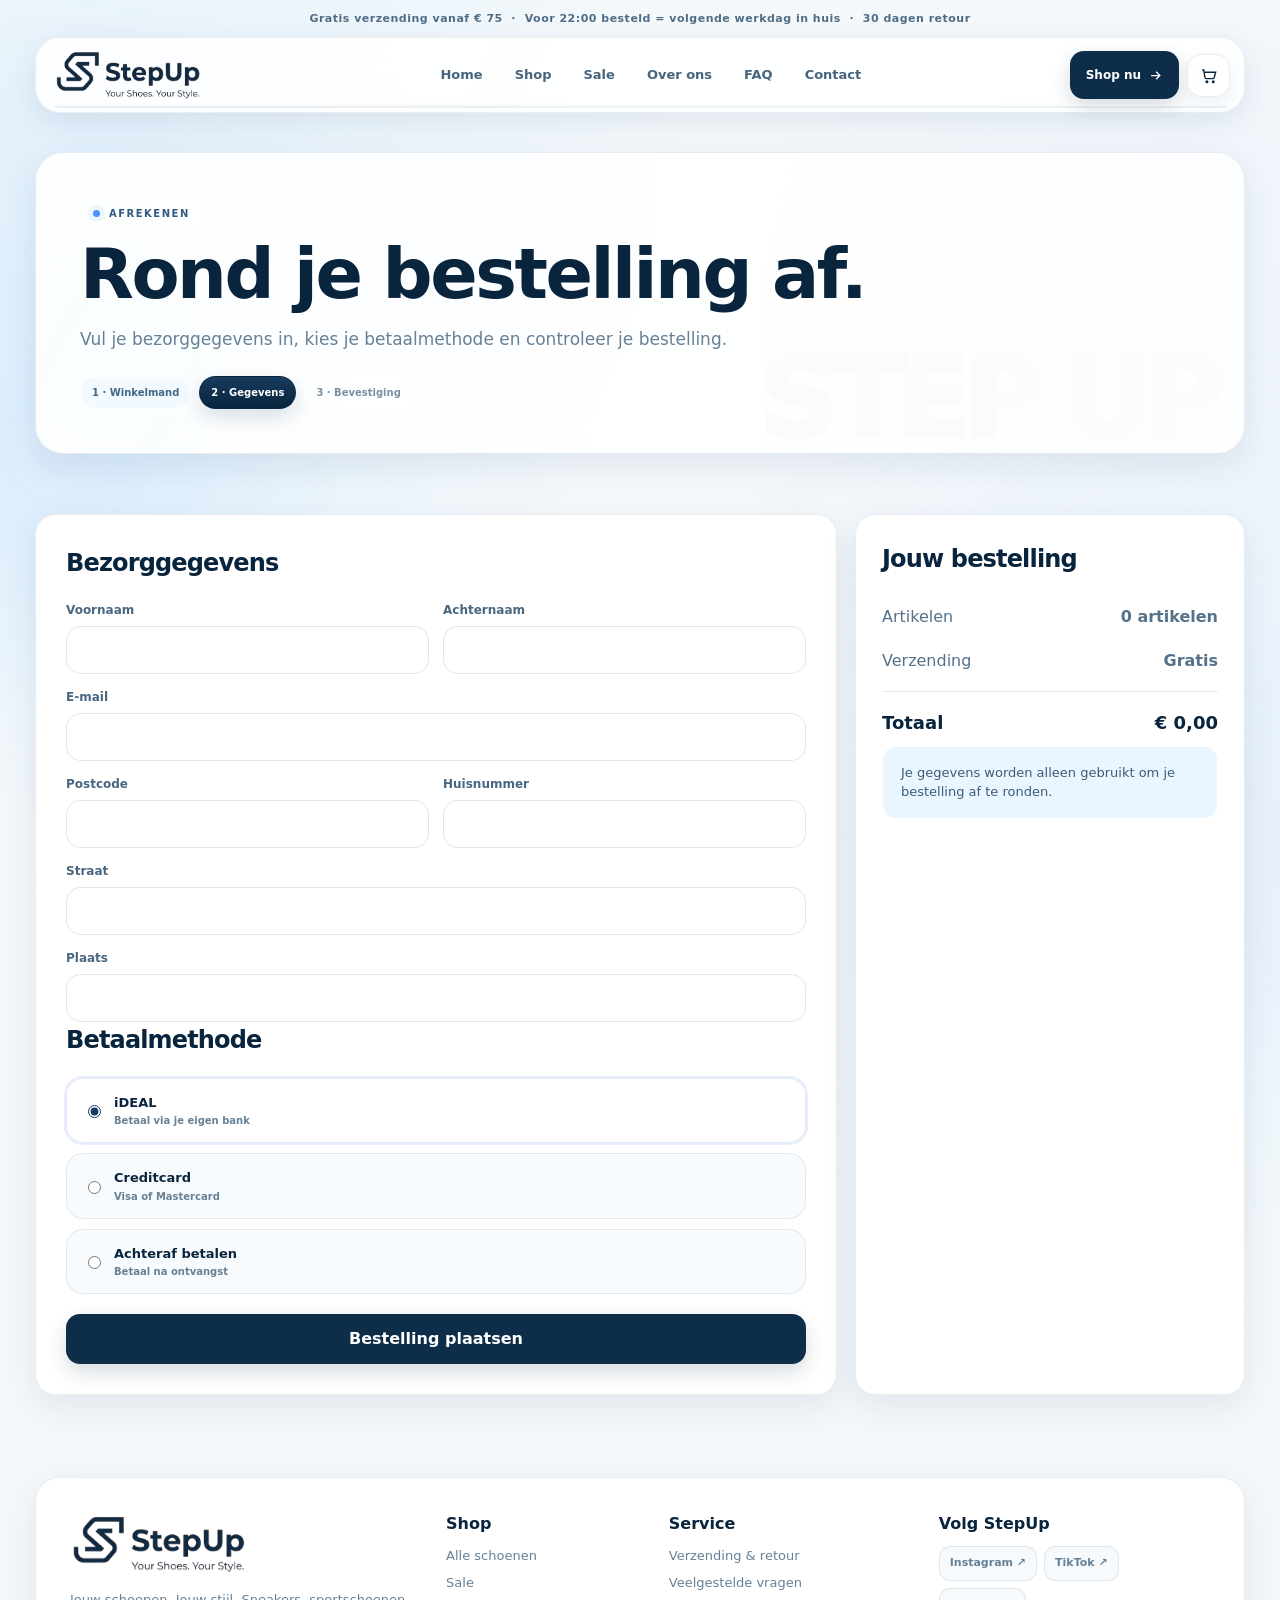
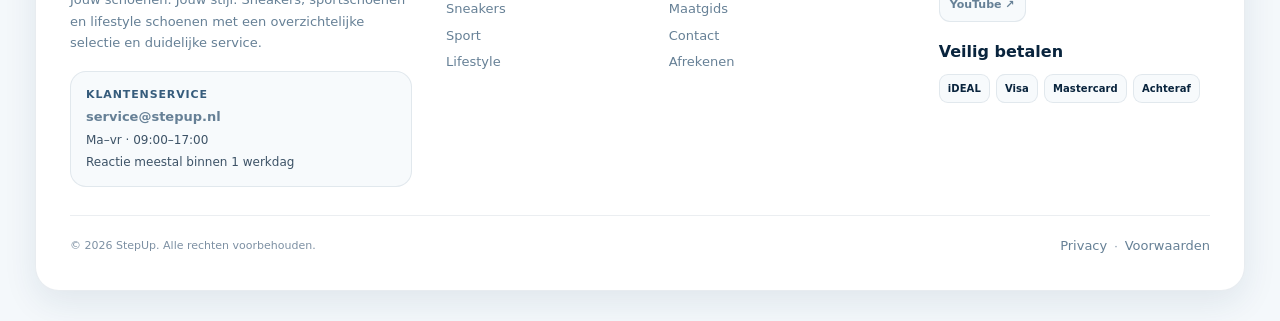
<file: checkout.html>
<!doctype html><html lang="nl"><head><meta charset="utf-8"><meta name="viewport" content="width=device-width,initial-scale=1"><meta name="theme-color" content="#eef7ff"><title>Afrekenen — StepUp</title><meta name="description" content="Reken je StepUp bestelling veilig af."><link rel="icon" href="assets/logo.png"><link rel="stylesheet" href="assets/style.css"></head><body><header id="siteHeader"></header>
<main id="checkoutMain"><section class="page-hero"><div class="wrap"><div class="page-hero-card glass"><span class="kicker">Afrekenen</span><h1>Rond je bestelling af.</h1><p>Vul je bezorggegevens in, kies je betaalmethode en controleer je bestelling.</p><div class="checkout-steps"><span class="done">1 · Winkelmand</span><span class="active">2 · Gegevens</span><span>3 · Bevestiging</span></div></div></div></section>
<section class="section"><div class="wrap checkout-layout"><form class="form-card glass" id="checkoutForm"><h2>Bezorggegevens</h2><div class="form-grid"><div class="form-group"><label for="voornaam">Voornaam</label><input class="field" id="voornaam" autocomplete="given-name" required></div><div class="form-group"><label for="achternaam">Achternaam</label><input class="field" id="achternaam" autocomplete="family-name" required></div><div class="form-group full"><label for="checkoutEmail">E-mail</label><input class="field" id="checkoutEmail" type="email" autocomplete="email" required></div><div class="form-group"><label for="postcode">Postcode</label><input class="field" id="postcode" autocomplete="postal-code" required></div><div class="form-group"><label for="huisnummer">Huisnummer</label><input class="field" id="huisnummer" required></div><div class="form-group full"><label for="straat">Straat</label><input class="field" id="straat" autocomplete="street-address" required></div><div class="form-group full"><label for="plaats">Plaats</label><input class="field" id="plaats" autocomplete="address-level2" required></div></div><h2 class="checkout-payment-title">Betaalmethode</h2><div class="payment-options"><label class="payment"><input type="radio" name="pay" checked><span><strong>iDEAL</strong><small>Betaal via je eigen bank</small></span></label><label class="payment"><input type="radio" name="pay"><span><strong>Creditcard</strong><small>Visa of Mastercard</small></span></label><label class="payment"><input type="radio" name="pay"><span><strong>Achteraf betalen</strong><small>Betaal na ontvangst</small></span></label></div><button class="btn btn-primary btn-block checkout-submit" type="submit">Bestelling plaatsen</button></form><aside class="summary glass"><h2>Jouw bestelling</h2><div class="summary-line"><span>Artikelen</span><strong id="checkoutCount">0 artikelen</strong></div><div class="summary-line"><span>Verzending</span><strong id="checkoutShipping">Gratis</strong></div><div class="summary-line total"><span>Totaal</span><strong id="checkoutTotal">€ 0,00</strong></div><div class="notice">Je gegevens worden alleen gebruikt om je bestelling af te ronden.</div></aside></div></section></main><footer id="siteFooter"></footer><div id="toast" class="toast"></div><script src="assets/site.js"></script></body></html>
</file>
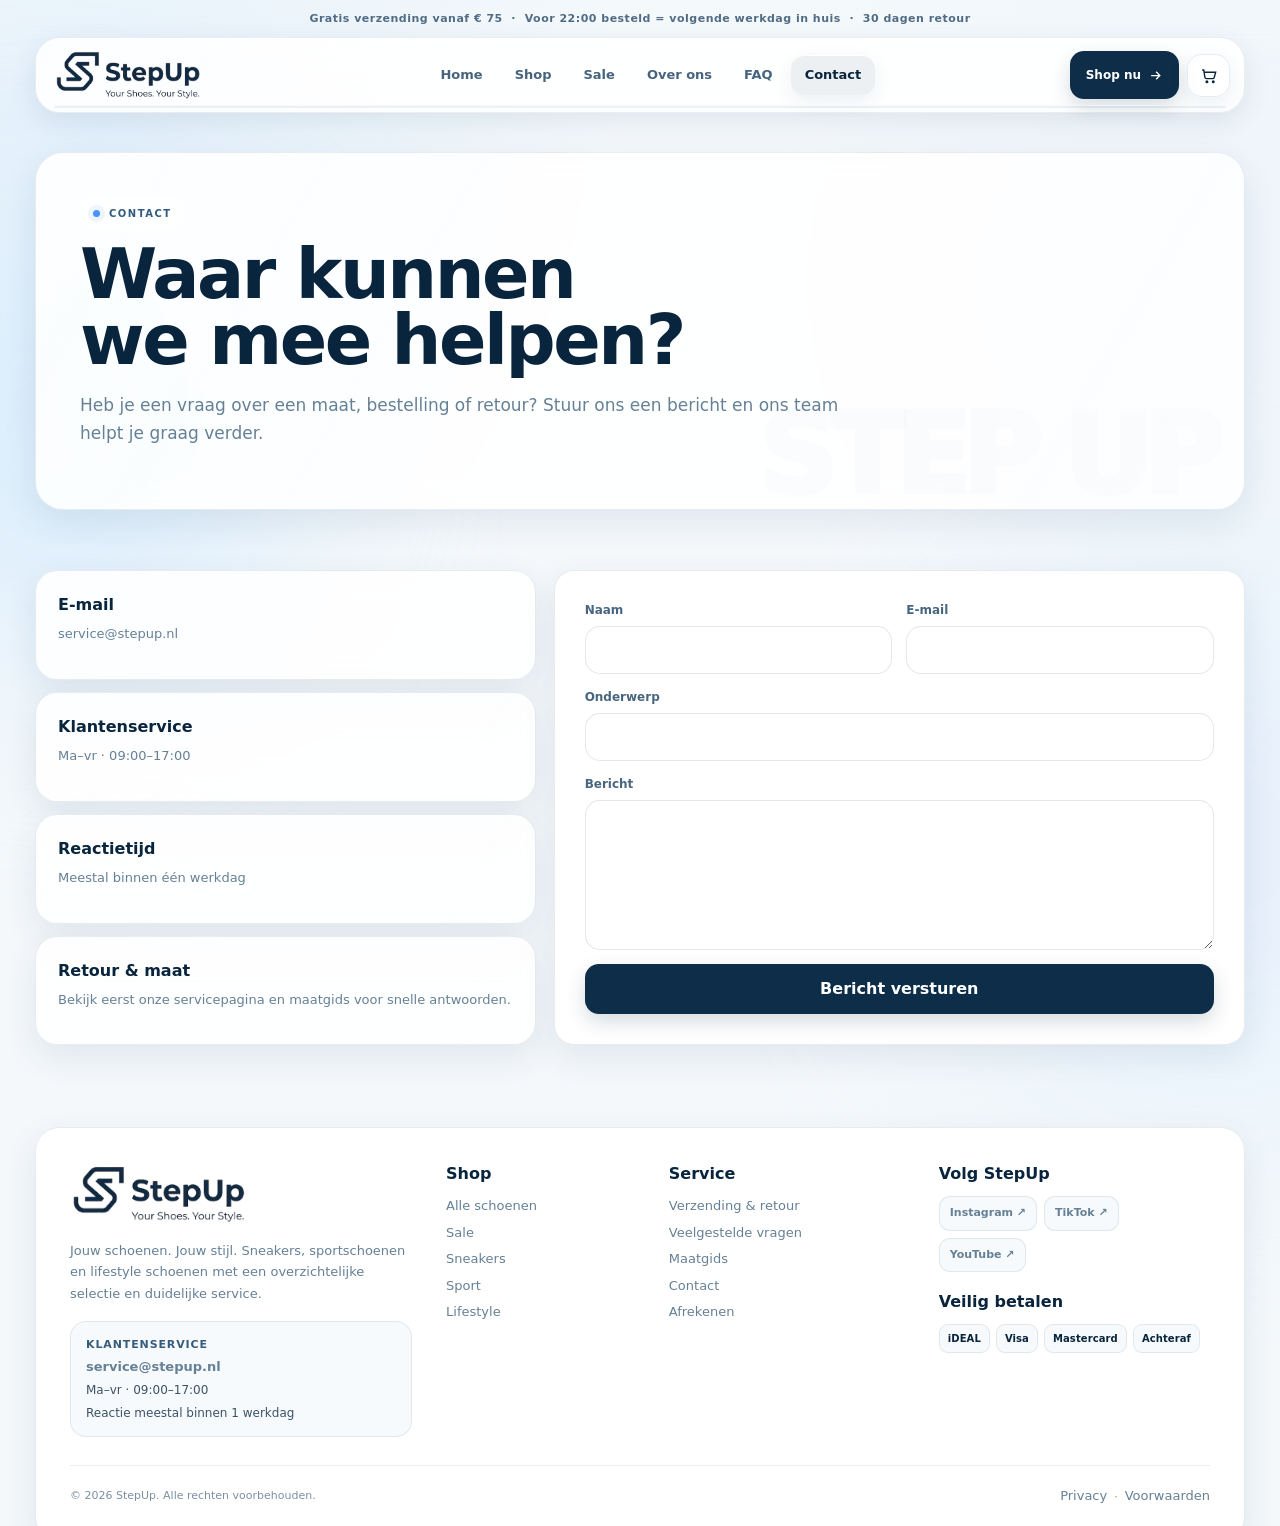
<file: contact.html>
<!doctype html><html lang="nl"><head><meta charset="utf-8"><meta name="viewport" content="width=device-width,initial-scale=1"><meta name="theme-color" content="#eef7ff"><title>Contact — StepUp</title><meta name="description" content="Neem contact op met de klantenservice van StepUp."><link rel="icon" href="assets/logo.png"><link rel="stylesheet" href="assets/style.css"></head><body><header id="siteHeader"></header>
<main><section class="page-hero"><div class="wrap"><div class="page-hero-card glass"><span class="kicker">Contact</span><h1>Waar kunnen we mee helpen?</h1><p>Heb je een vraag over een maat, bestelling of retour? Stuur ons een bericht en ons team helpt je graag verder.</p></div></div></section>
<section class="section"><div class="wrap contact-grid"><div class="contact-list"><div class="contact-item glass"><strong>E-mail</strong><span>service@stepup.nl</span></div><div class="contact-item glass"><strong>Klantenservice</strong><span>Ma–vr · 09:00–17:00</span></div><div class="contact-item glass"><strong>Reactietijd</strong><span>Meestal binnen één werkdag</span></div><div class="contact-item glass"><strong>Retour & maat</strong><span>Bekijk eerst onze servicepagina en maatgids voor snelle antwoorden.</span></div></div><form class="form-card glass" data-contact-form><div class="form-grid"><div class="form-group"><label for="naam">Naam</label><input class="field" id="naam" autocomplete="name" required></div><div class="form-group"><label for="email">E-mail</label><input class="field" id="email" type="email" autocomplete="email" required></div><div class="form-group full"><label for="onderwerp">Onderwerp</label><input class="field" id="onderwerp" required></div><div class="form-group full"><label for="bericht">Bericht</label><textarea class="field" id="bericht" required></textarea></div><div class="form-group full"><button class="btn btn-primary" type="submit">Bericht versturen</button></div></div></form></div></section></main><footer id="siteFooter"></footer><div id="toast" class="toast"></div><script src="assets/site.js"></script></body></html>
</file>
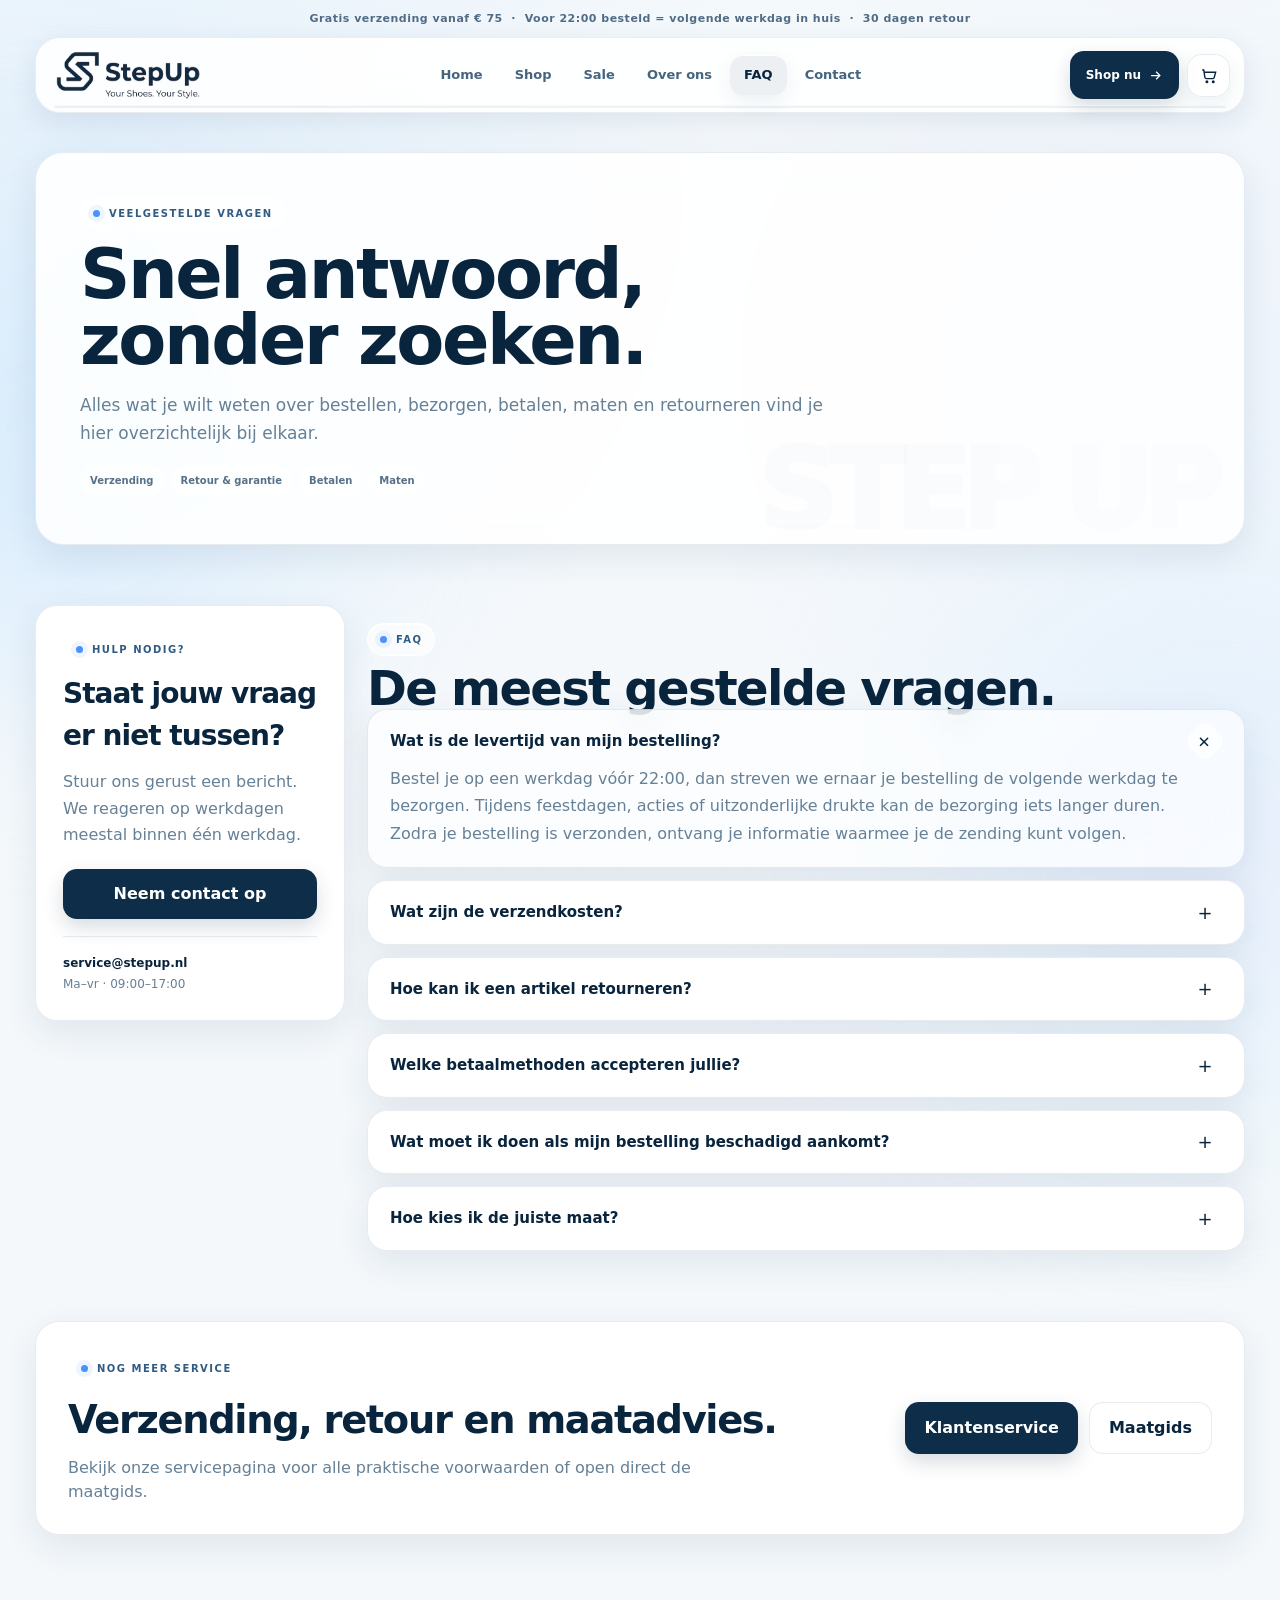
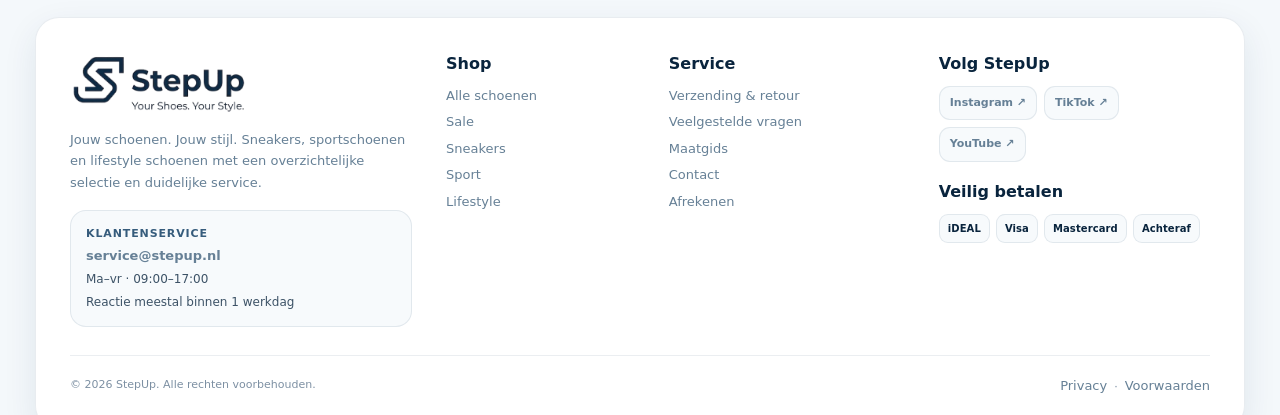
<file: faq.html>
<!doctype html>
<html lang="nl">
<head>
  <meta charset="utf-8">
  <meta name="viewport" content="width=device-width,initial-scale=1">
  <meta name="theme-color" content="#eef7ff">
  <title>Veelgestelde vragen (FAQ) | StepUp</title>
  <meta name="description" content="Vind snel antwoord op veelgestelde vragen over verzending, levertijd, retourneren, betalen, maten en beschadigde bestellingen bij StepUp.">
  <link rel="icon" href="assets/logo.png">
  <link rel="stylesheet" href="assets/style.css">
</head>
<body>
<header id="siteHeader"></header>
<main>
  <section class="page-hero">
    <div class="wrap">
      <div class="page-hero-card glass faq-hero">
        <span class="kicker">Veelgestelde vragen</span>
        <h1>Snel antwoord, zonder zoeken.</h1>
        <p>Alles wat je wilt weten over bestellen, bezorgen, betalen, maten en retourneren vind je hier overzichtelijk bij elkaar.</p>
        <div class="detail-badges"><span>Verzending</span><span>Retour & garantie</span><span>Betalen</span><span>Maten</span></div>
      </div>
    </div>
  </section>

  <section class="section">
    <div class="wrap faq-layout">
      <aside class="faq-help glass">
        <span class="kicker">Hulp nodig?</span>
        <h2>Staat jouw vraag er niet tussen?</h2>
        <p>Stuur ons gerust een bericht. We reageren op werkdagen meestal binnen één werkdag.</p>
        <a class="btn btn-primary btn-block" href="contact.html">Neem contact op</a>
        <div class="faq-contact-mini"><strong>service@stepup.nl</strong><span>Ma–vr · 09:00–17:00</span></div>
      </aside>

      <div>
        <div class="section-head faq-head"><div><span class="kicker">FAQ</span><h2>De meest gestelde vragen.</h2></div></div>
        <div class="faq" id="faq">
          <details class="glass" open><summary>Wat is de levertijd van mijn bestelling?</summary><p>Bestel je op een werkdag vóór 22:00, dan streven we ernaar je bestelling de volgende werkdag te bezorgen. Tijdens feestdagen, acties of uitzonderlijke drukte kan de bezorging iets langer duren. Zodra je bestelling is verzonden, ontvang je informatie waarmee je de zending kunt volgen.</p></details>
          <details class="glass"><summary>Wat zijn de verzendkosten?</summary><p>Voor een bestelling onder € 75 betaal je € 4,95 verzendkosten. Vanaf een bestelbedrag van € 75 verzendt StepUp gratis. De eventuele verzendkosten worden duidelijk weergegeven voordat je de bestelling afrondt.</p></details>
          <details class="glass"><summary>Hoe kan ik een artikel retourneren?</summary><p>Je kunt een artikel binnen 30 dagen na ontvangst retourneren. Schoenen moeten ongedragen, schoon en waar mogelijk in de originele verpakking worden teruggestuurd. Verpak het product zorgvuldig en bewaar je verzendbewijs totdat de retour volledig is verwerkt.</p></details>
          <details class="glass"><summary>Welke betaalmethoden accepteren jullie?</summary><p>Bij StepUp kun je veilig betalen met iDEAL, Visa en Mastercard. Daarnaast is er een optie voor achteraf betalen. De beschikbare betaalmethoden worden tijdens het afrekenen overzichtelijk getoond.</p></details>
          <details class="glass"><summary>Wat moet ik doen als mijn bestelling beschadigd aankomt?</summary><p>Neem zo snel mogelijk contact op via service@stepup.nl. Vermeld je bestelnummer en stuur duidelijke foto's van het product en de verpakking mee. We beoordelen de melding en zoeken vervolgens naar een passende oplossing, bijvoorbeeld vervanging of terugbetaling.</p></details>
          <details class="glass"><summary>Hoe kies ik de juiste maat?</summary><p>Bekijk onze maatgids voordat je bestelt en controleer daarnaast de pasvorm die op iedere productpagina staat. Twijfel je tussen twee maten, neem dan contact met ons op voor extra advies. Zo verklein je de kans dat je later moet ruilen of retourneren.</p></details>
        </div>
      </div>
    </div>
  </section>

  <section class="section faq-service-strip-section">
    <div class="wrap"><div class="faq-service-strip glass"><div><span class="kicker">Nog meer service</span><h2>Verzending, retour en maatadvies.</h2><p>Bekijk onze servicepagina voor alle praktische voorwaarden of open direct de maatgids.</p></div><div class="actions"><a class="btn btn-primary" href="service.html">Klantenservice</a><a class="btn btn-glass" href="maatgids.html">Maatgids</a></div></div></div>
  </section>
</main>
<footer id="siteFooter"></footer>
<div id="toast" class="toast"></div>
<script src="assets/site.js"></script>
</body>
</html>
</file>
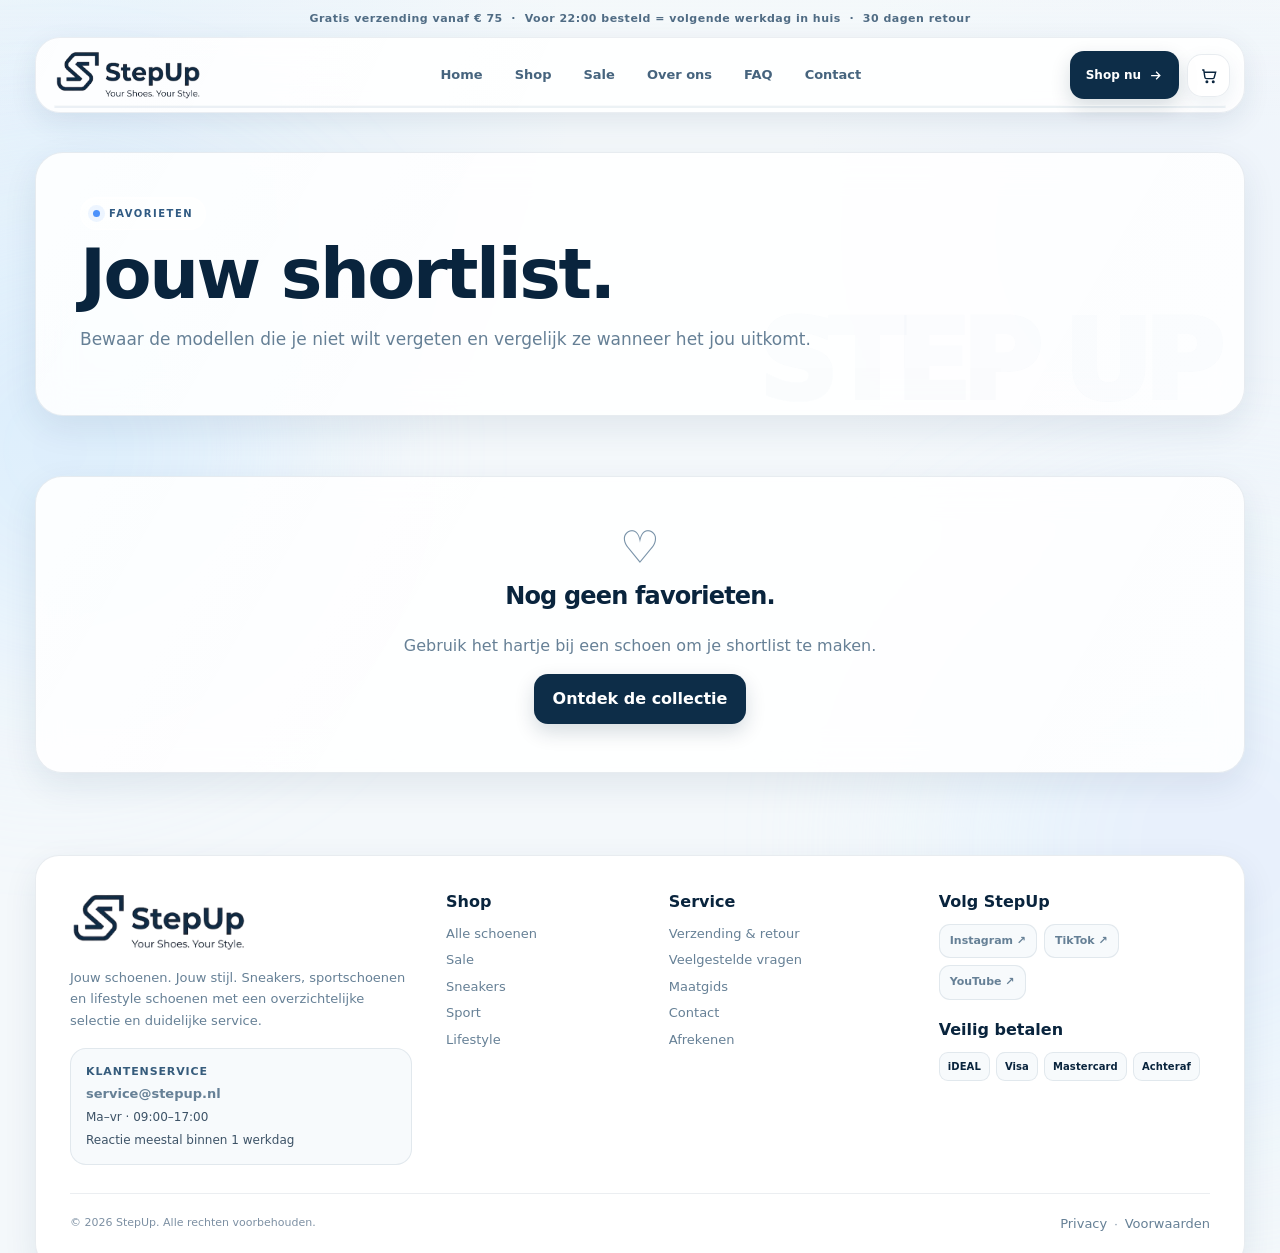
<file: favorieten.html>
<!doctype html>
<html lang="nl"><head><meta charset="utf-8"><meta name="viewport" content="width=device-width,initial-scale=1"><meta name="theme-color" content="#eef7ff"><title>Favorieten — StepUp</title><meta name="description" content="Bekijk je favoriete StepUp schoenen."><link rel="icon" href="assets/logo.png"><link rel="stylesheet" href="assets/style.css"></head>
<body><header id="siteHeader"></header><main>
<section class="page-hero"><div class="wrap"><div class="page-hero-card glass"><span class="kicker">Favorieten</span><h1>Jouw shortlist.</h1><p>Bewaar de modellen die je niet wilt vergeten en vergelijk ze wanneer het jou uitkomt.</p></div></div></section>
<section class="section"><div class="wrap"><div class="products" id="favoriteProducts"></div></div></section>
</main><footer id="siteFooter"></footer><div id="toast" class="toast"></div><script src="assets/site.js"></script></body></html>
</file>
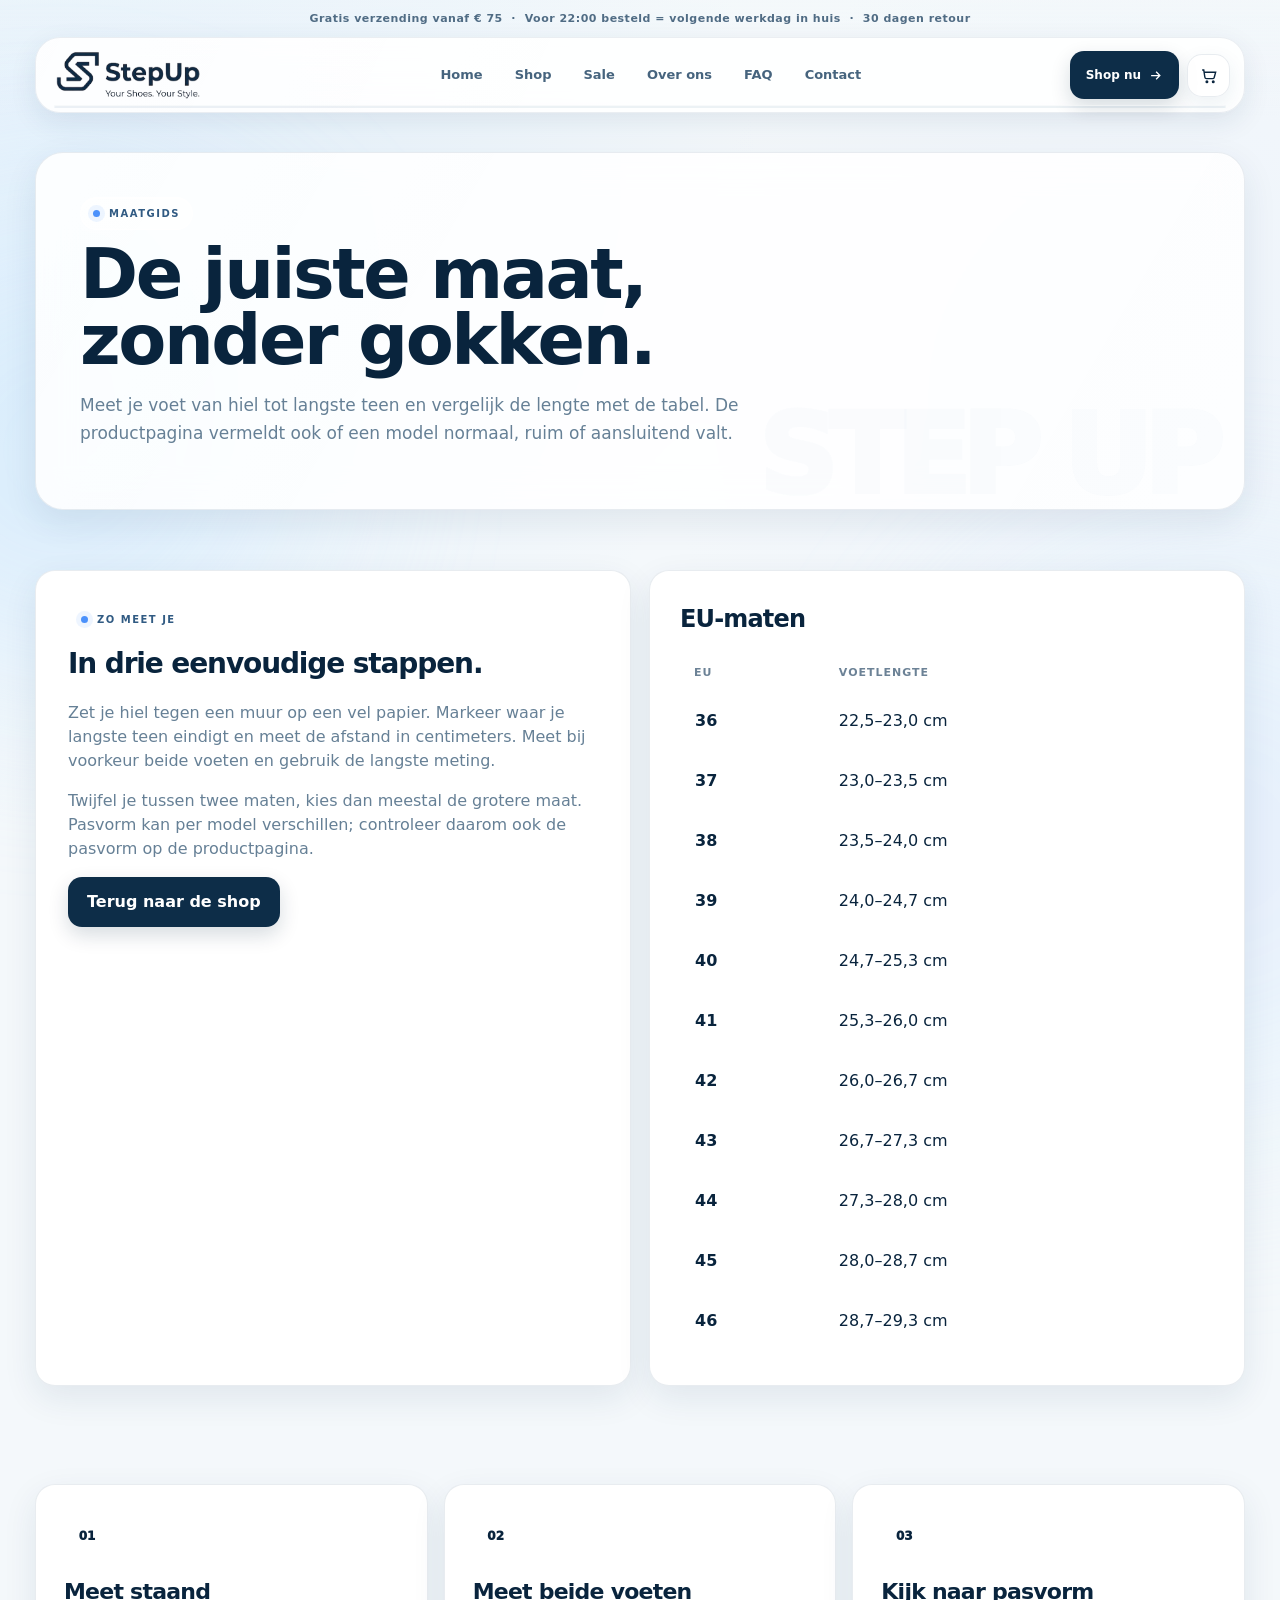
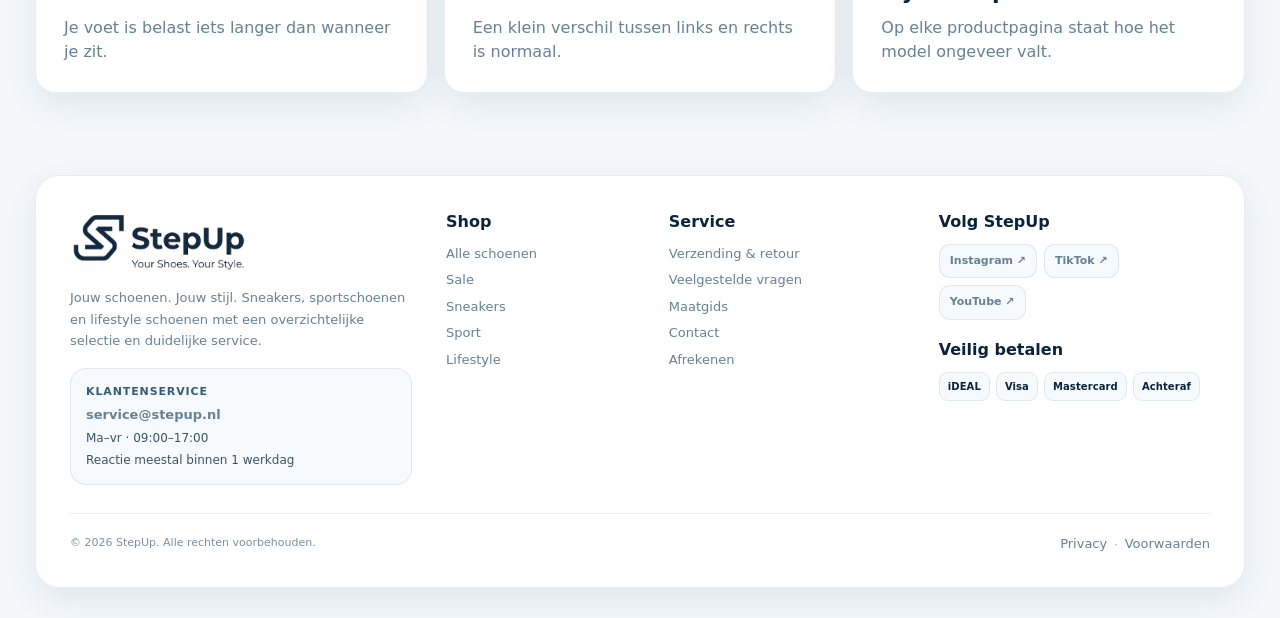
<file: maatgids.html>
<!doctype html>
<html lang="nl">
<head><meta charset="utf-8"><meta name="viewport" content="width=device-width,initial-scale=1"><meta name="theme-color" content="#eef7ff"><title>Maatgids — StepUp</title><meta name="description" content="StepUp maatgids voor schoenmaten."><link rel="icon" href="assets/logo.png"><link rel="stylesheet" href="assets/style.css"></head>
<body><header id="siteHeader"></header>
<main>
  <section class="page-hero"><div class="wrap"><div class="page-hero-card glass"><span class="kicker">Maatgids</span><h1>De juiste maat, zonder gokken.</h1><p>Meet je voet van hiel tot langste teen en vergelijk de lengte met de tabel. De productpagina vermeldt ook of een model normaal, ruim of aansluitend valt.</p></div></div></section>
  <section class="section"><div class="wrap split">
    <div class="info-card glass"><span class="kicker">Zo meet je</span><h3>In drie eenvoudige stappen.</h3><p>Zet je hiel tegen een muur op een vel papier. Markeer waar je langste teen eindigt en meet de afstand in centimeters. Meet bij voorkeur beide voeten en gebruik de langste meting.</p><p>Twijfel je tussen twee maten, kies dan meestal de grotere maat. Pasvorm kan per model verschillen; controleer daarom ook de pasvorm op de productpagina.</p><a class="btn btn-primary" href="shop.html">Terug naar de shop</a></div>
    <div class="form-card glass"><h2>EU-maten</h2><table class="size-table"><thead><tr><th>EU</th><th>Voetlengte</th></tr></thead><tbody>
      <tr><td>36</td><td>22,5–23,0 cm</td></tr><tr><td>37</td><td>23,0–23,5 cm</td></tr><tr><td>38</td><td>23,5–24,0 cm</td></tr><tr><td>39</td><td>24,0–24,7 cm</td></tr><tr><td>40</td><td>24,7–25,3 cm</td></tr><tr><td>41</td><td>25,3–26,0 cm</td></tr><tr><td>42</td><td>26,0–26,7 cm</td></tr><tr><td>43</td><td>26,7–27,3 cm</td></tr><tr><td>44</td><td>27,3–28,0 cm</td></tr><tr><td>45</td><td>28,0–28,7 cm</td></tr><tr><td>46</td><td>28,7–29,3 cm</td></tr>
    </tbody></table></div>
  </div></section>
  <section class="section"><div class="wrap"><div class="values"><div class="value-card glass"><div class="value-number">01</div><h3>Meet staand</h3><p>Je voet is belast iets langer dan wanneer je zit.</p></div><div class="value-card glass"><div class="value-number">02</div><h3>Meet beide voeten</h3><p>Een klein verschil tussen links en rechts is normaal.</p></div><div class="value-card glass"><div class="value-number">03</div><h3>Kijk naar pasvorm</h3><p>Op elke productpagina staat hoe het model ongeveer valt.</p></div></div></div></section>
</main>
<footer id="siteFooter"></footer><div id="toast" class="toast"></div><script src="assets/site.js"></script></body></html>
</file>
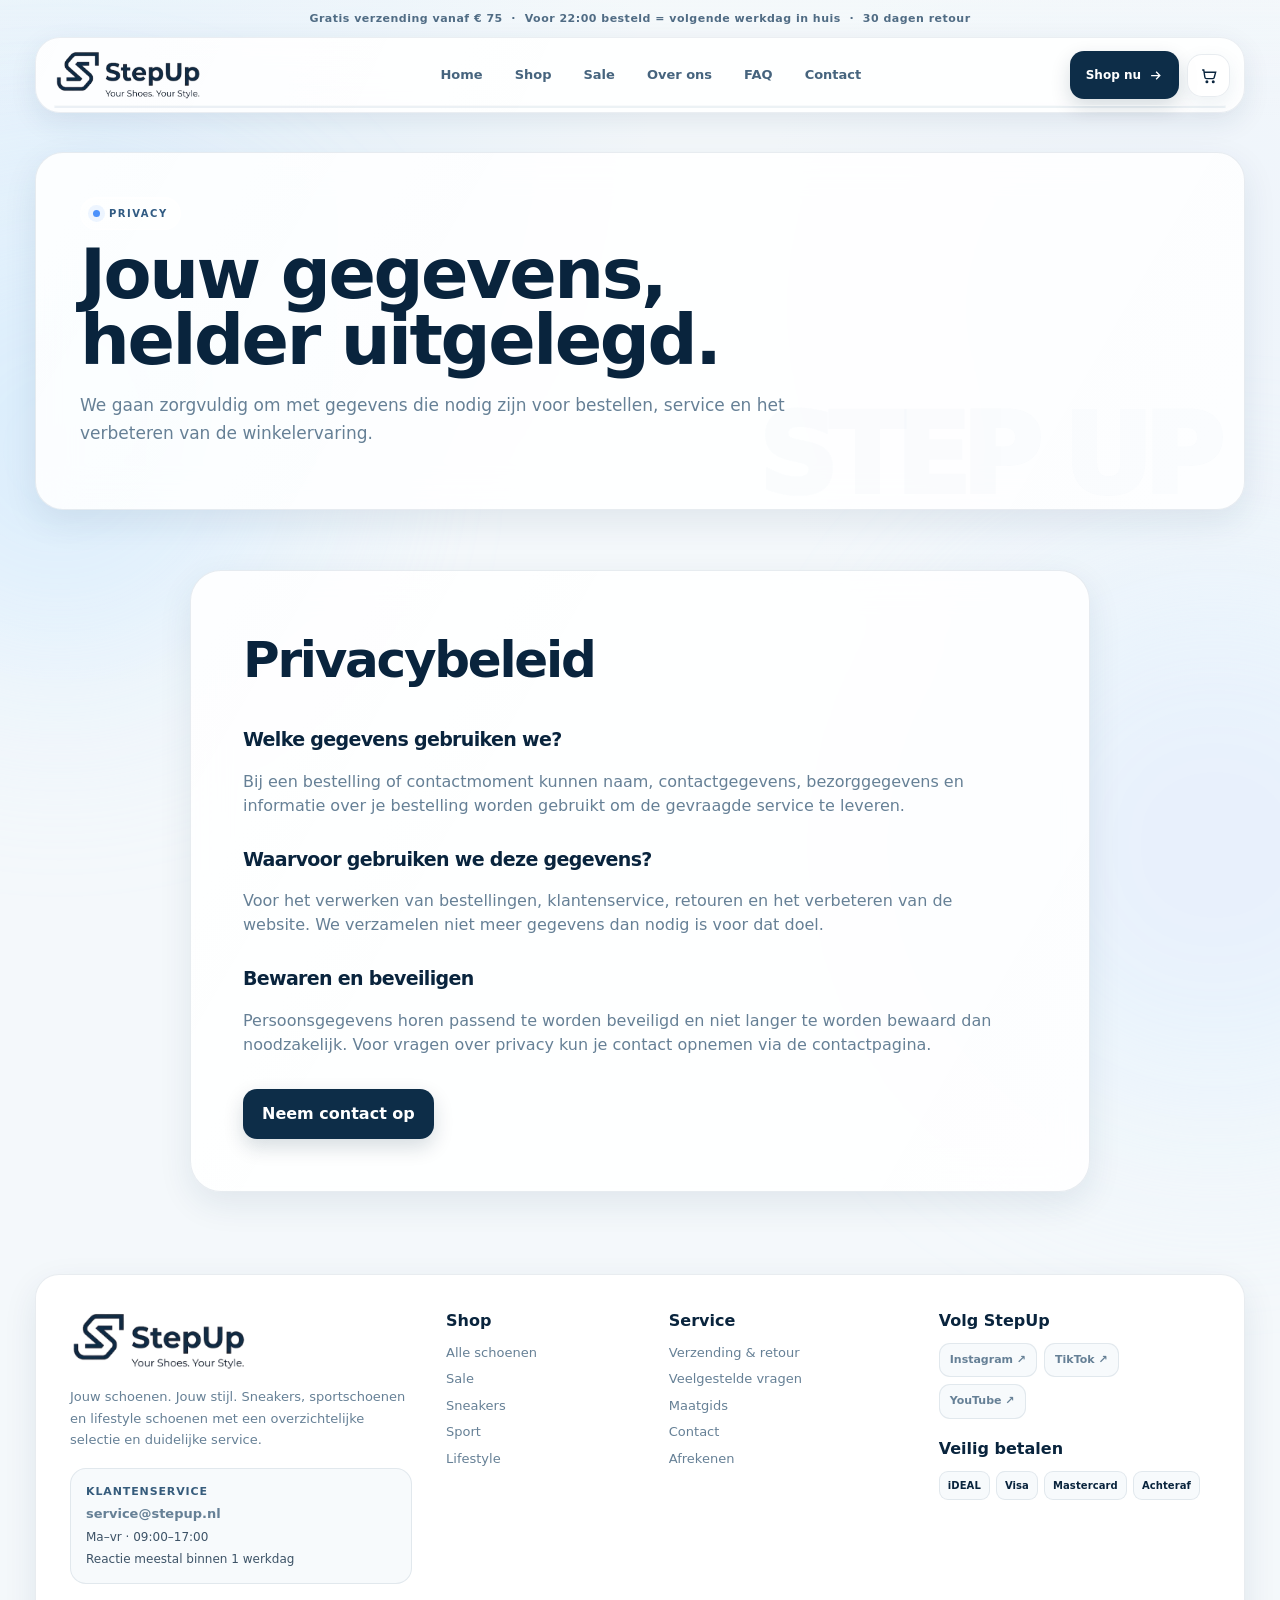
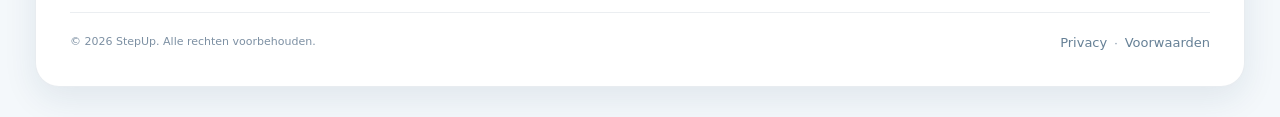
<file: privacy.html>
<!doctype html><html lang="nl"><head><meta charset="utf-8"><meta name="viewport" content="width=device-width,initial-scale=1"><meta name="theme-color" content="#eef7ff"><title>Privacy — StepUp</title><meta name="description" content="Lees hoe StepUp omgaat met privacy en persoonsgegevens."><link rel="icon" href="assets/logo.png"><link rel="stylesheet" href="assets/style.css"></head><body><header id="siteHeader"></header><main><section class="page-hero"><div class="wrap"><div class="page-hero-card glass"><span class="kicker">Privacy</span><h1>Jouw gegevens, helder uitgelegd.</h1><p>We gaan zorgvuldig om met gegevens die nodig zijn voor bestellen, service en het verbeteren van de winkelervaring.</p></div></div></section><section class="section"><div class="wrap"><div class="legal-card glass"><h2>Privacybeleid</h2><h3>Welke gegevens gebruiken we?</h3><p>Bij een bestelling of contactmoment kunnen naam, contactgegevens, bezorggegevens en informatie over je bestelling worden gebruikt om de gevraagde service te leveren.</p><h3>Waarvoor gebruiken we deze gegevens?</h3><p>Voor het verwerken van bestellingen, klantenservice, retouren en het verbeteren van de website. We verzamelen niet meer gegevens dan nodig is voor dat doel.</p><h3>Bewaren en beveiligen</h3><p>Persoonsgegevens horen passend te worden beveiligd en niet langer te worden bewaard dan noodzakelijk. Voor vragen over privacy kun je contact opnemen via de contactpagina.</p><a class="btn btn-primary" href="contact.html">Neem contact op</a></div></div></section></main><footer id="siteFooter"></footer><div id="toast" class="toast"></div><script src="assets/site.js"></script></body></html>
</file>
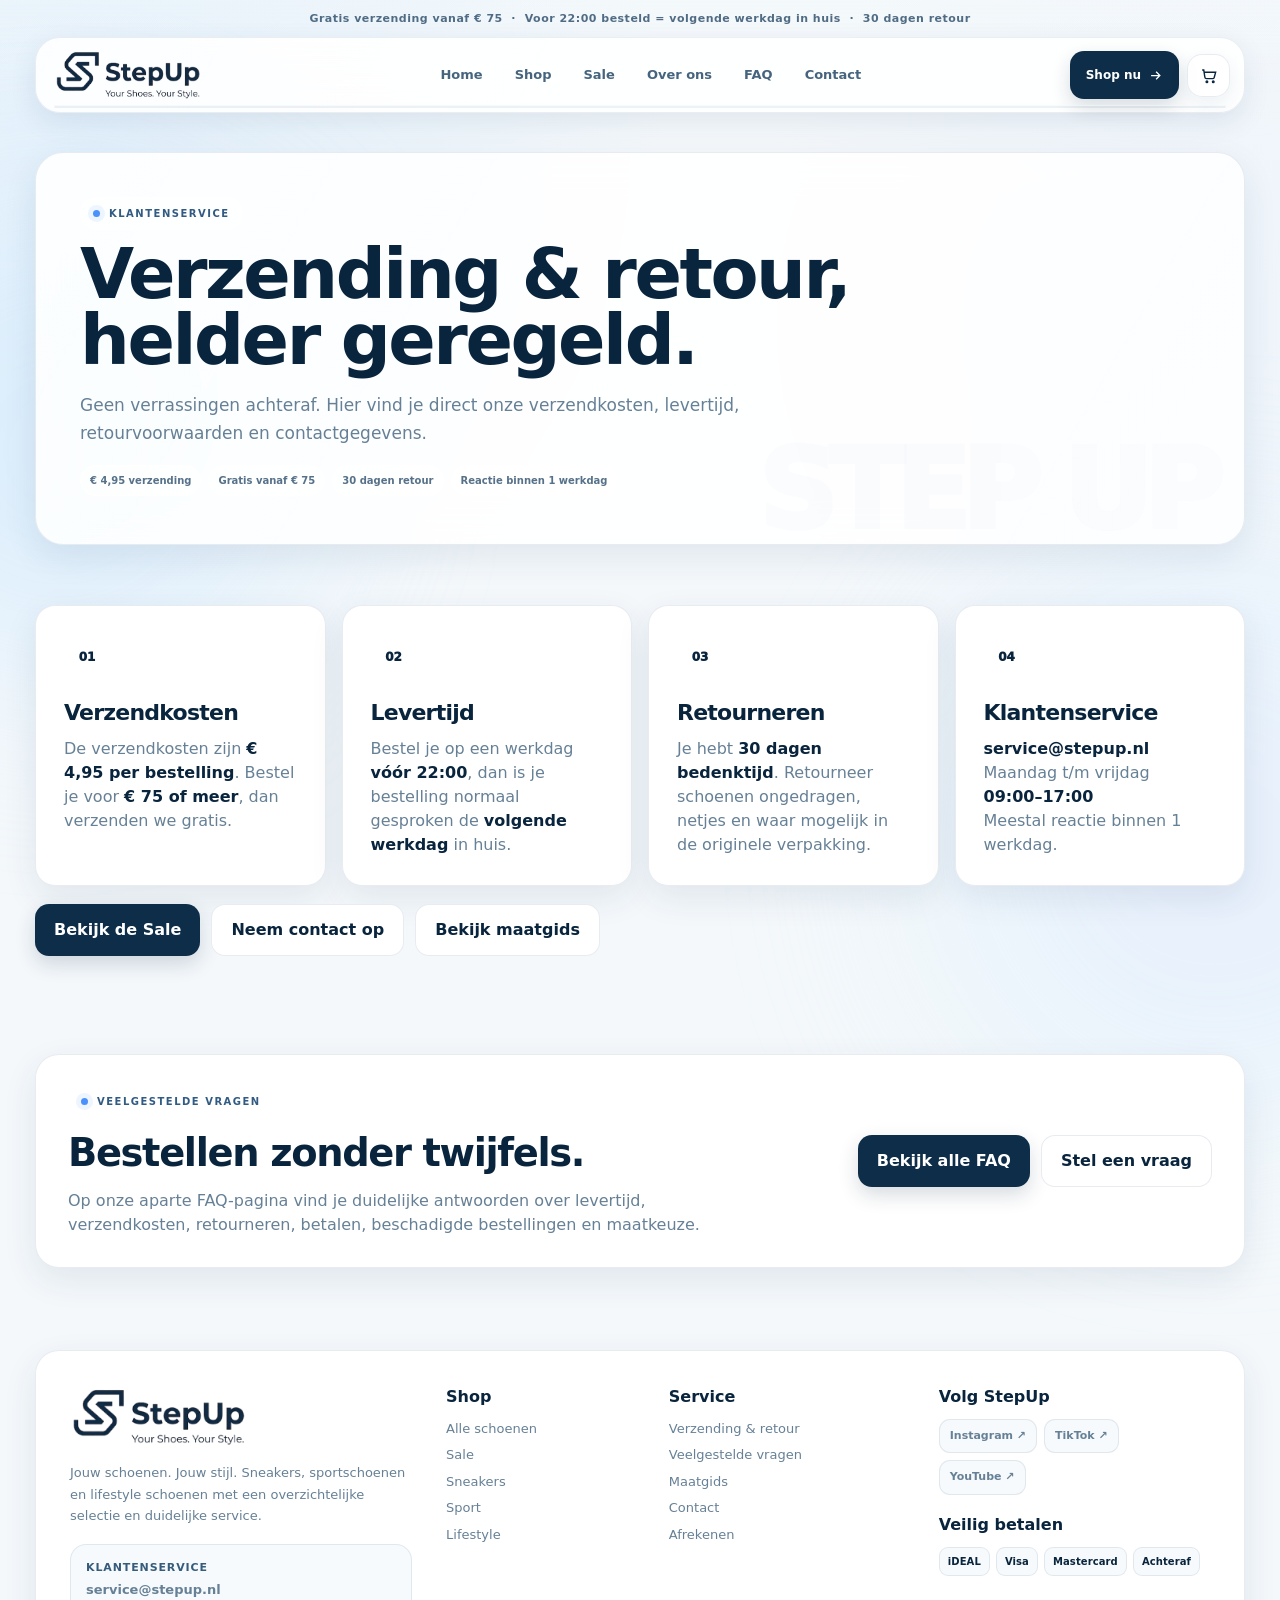
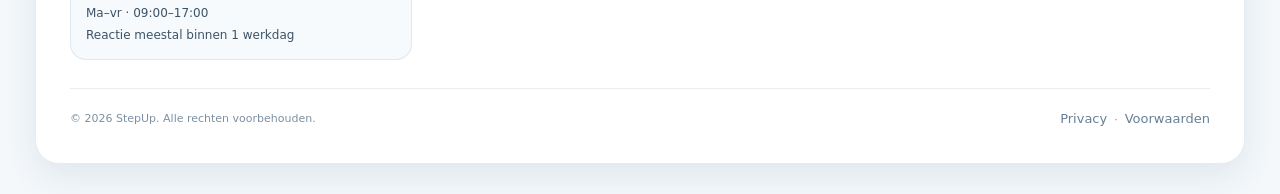
<file: service.html>
<!doctype html><html lang="nl"><head><meta charset="utf-8"><meta name="viewport" content="width=device-width,initial-scale=1"><meta name="theme-color" content="#eef7ff"><title>Klantenservice | StepUp schoenenwebshop</title><meta name="description" content="Bekijk informatie over verzending, retourneren en klantenservice bij StepUp. Voor veelgestelde vragen kun je direct naar onze aparte FAQ-pagina."><link rel="icon" href="assets/logo.png"><link rel="stylesheet" href="assets/style.css"></head><body><header id="siteHeader"></header>
<main><section class="page-hero"><div class="wrap"><div class="page-hero-card glass"><span class="kicker">Klantenservice</span><h1>Verzending & retour, helder geregeld.</h1><p>Geen verrassingen achteraf. Hier vind je direct onze verzendkosten, levertijd, retourvoorwaarden en contactgegevens.</p><div class="detail-badges"><span>€ 4,95 verzending</span><span>Gratis vanaf € 75</span><span>30 dagen retour</span><span>Reactie binnen 1 werkdag</span></div></div></div></section>
<section class="section"><div class="wrap"><div class="values service-values">
<div class="value-card glass"><div class="value-number">01</div><h3>Verzendkosten</h3><p>De verzendkosten zijn <strong>€ 4,95 per bestelling</strong>. Bestel je voor <strong>€ 75 of meer</strong>, dan verzenden we gratis.</p></div>
<div class="value-card glass"><div class="value-number">02</div><h3>Levertijd</h3><p>Bestel je op een werkdag <strong>vóór 22:00</strong>, dan is je bestelling normaal gesproken de <strong>volgende werkdag</strong> in huis.</p></div>
<div class="value-card glass"><div class="value-number">03</div><h3>Retourneren</h3><p>Je hebt <strong>30 dagen bedenktijd</strong>. Retourneer schoenen ongedragen, netjes en waar mogelijk in de originele verpakking.</p></div>
<div class="value-card glass"><div class="value-number">04</div><h3>Klantenservice</h3><p><strong>service@stepup.nl</strong><br>Maandag t/m vrijdag<br><strong>09:00–17:00</strong><br>Meestal reactie binnen 1 werkdag.</p></div>
</div><div class="actions service-actions"><a class="btn btn-primary" href="shop.html?cat=Sale">Bekijk de Sale</a><a class="btn btn-glass" href="contact.html">Neem contact op</a><a class="btn btn-glass" href="maatgids.html">Bekijk maatgids</a></div></div></section>
<section class="section"><div class="wrap"><div class="faq-service-strip glass"><div><span class="kicker">Veelgestelde vragen</span><h2>Bestellen zonder twijfels.</h2><p>Op onze aparte FAQ-pagina vind je duidelijke antwoorden over levertijd, verzendkosten, retourneren, betalen, beschadigde bestellingen en maatkeuze.</p></div><div class="actions"><a class="btn btn-primary" href="faq.html">Bekijk alle FAQ</a><a class="btn btn-glass" href="contact.html">Stel een vraag</a></div></div></div></section></main><footer id="siteFooter"></footer><div id="toast" class="toast"></div><script src="assets/site.js"></script></body></html>
</file>
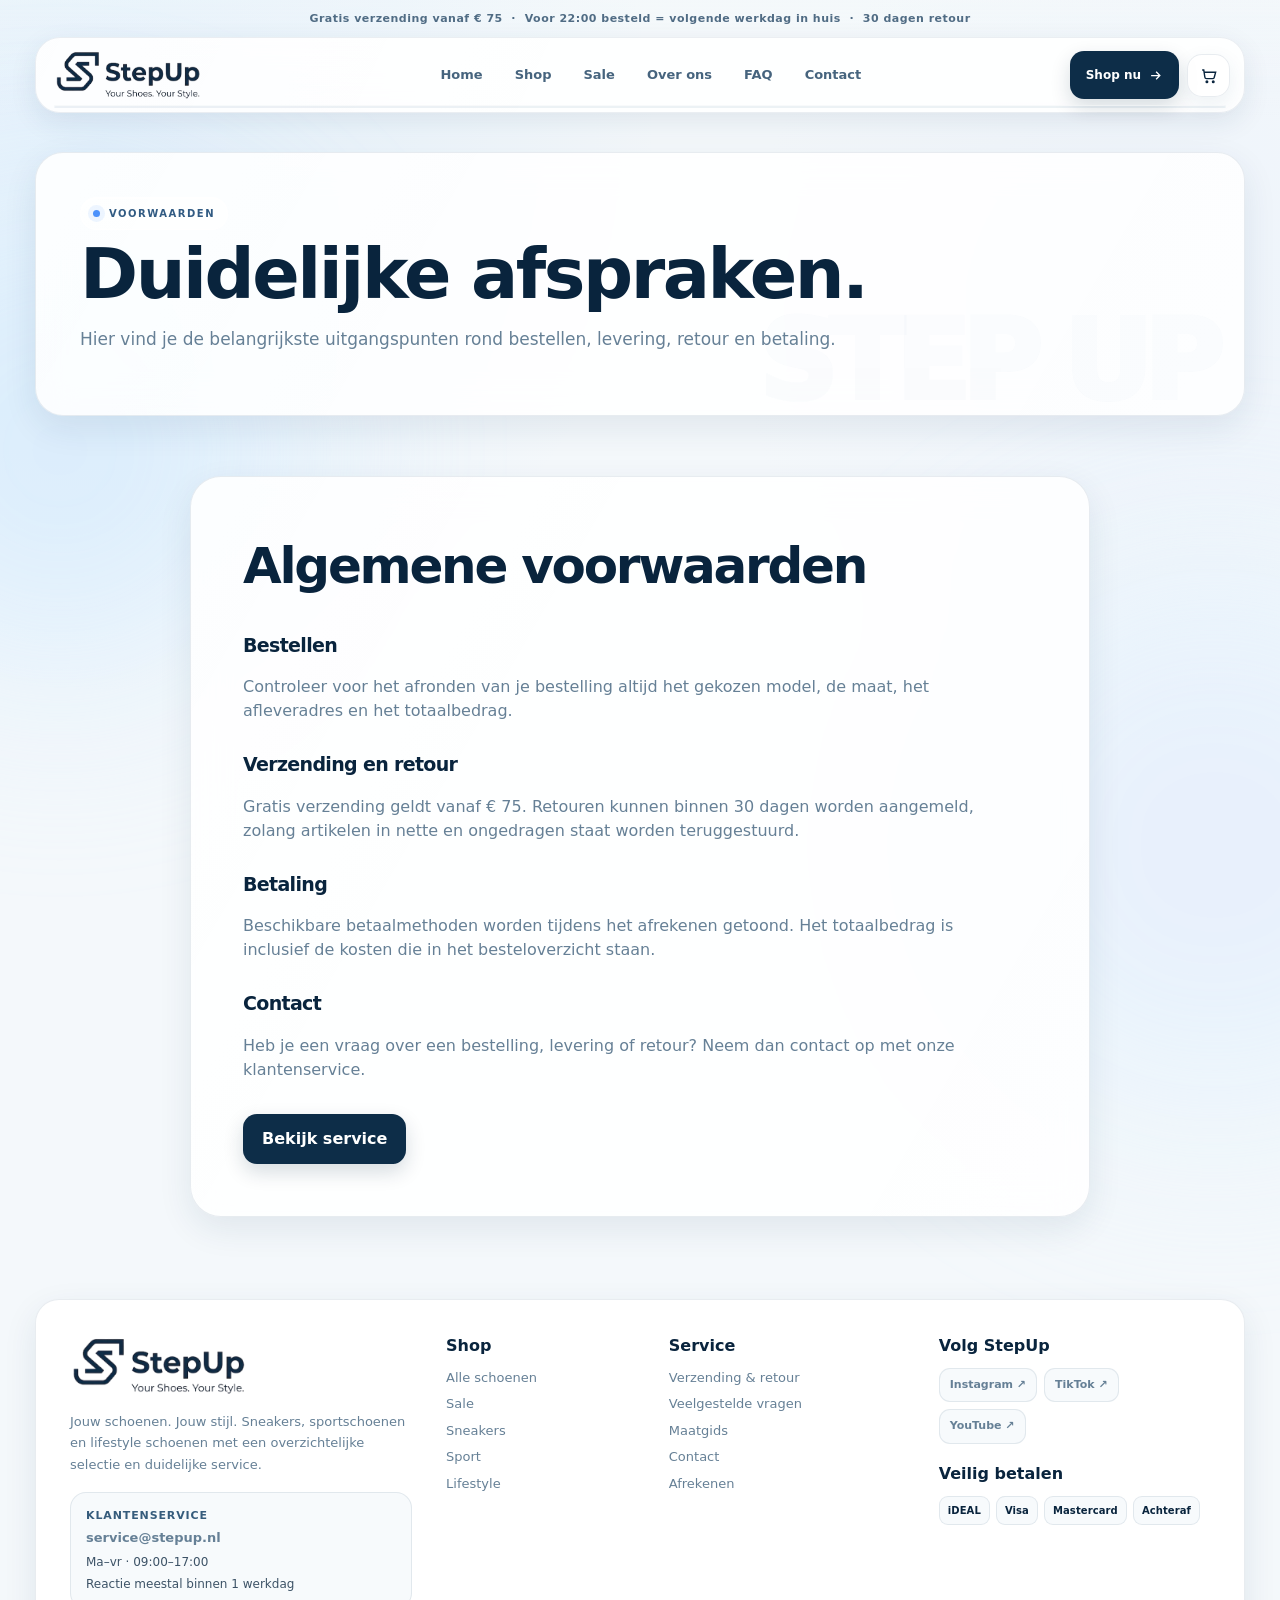
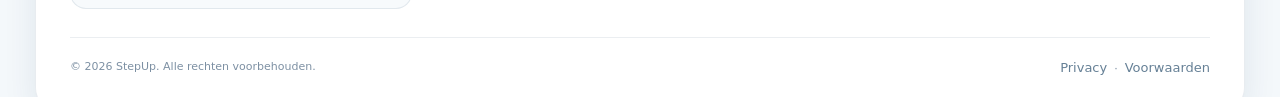
<file: voorwaarden.html>
<!doctype html><html lang="nl"><head><meta charset="utf-8"><meta name="viewport" content="width=device-width,initial-scale=1"><meta name="theme-color" content="#eef7ff"><title>Voorwaarden — StepUp</title><meta name="description" content="Lees de winkelvoorwaarden van StepUp."><link rel="icon" href="assets/logo.png"><link rel="stylesheet" href="assets/style.css"></head><body><header id="siteHeader"></header><main><section class="page-hero"><div class="wrap"><div class="page-hero-card glass"><span class="kicker">Voorwaarden</span><h1>Duidelijke afspraken.</h1><p>Hier vind je de belangrijkste uitgangspunten rond bestellen, levering, retour en betaling.</p></div></div></section><section class="section"><div class="wrap"><div class="legal-card glass"><h2>Algemene voorwaarden</h2><h3>Bestellen</h3><p>Controleer voor het afronden van je bestelling altijd het gekozen model, de maat, het afleveradres en het totaalbedrag.</p><h3>Verzending en retour</h3><p>Gratis verzending geldt vanaf € 75. Retouren kunnen binnen 30 dagen worden aangemeld, zolang artikelen in nette en ongedragen staat worden teruggestuurd.</p><h3>Betaling</h3><p>Beschikbare betaalmethoden worden tijdens het afrekenen getoond. Het totaalbedrag is inclusief de kosten die in het besteloverzicht staan.</p><h3>Contact</h3><p>Heb je een vraag over een bestelling, levering of retour? Neem dan contact op met onze klantenservice.</p><a class="btn btn-primary" href="service.html">Bekijk service</a></div></div></section></main><footer id="siteFooter"></footer><div id="toast" class="toast"></div><script src="assets/site.js"></script></body></html>
</file>
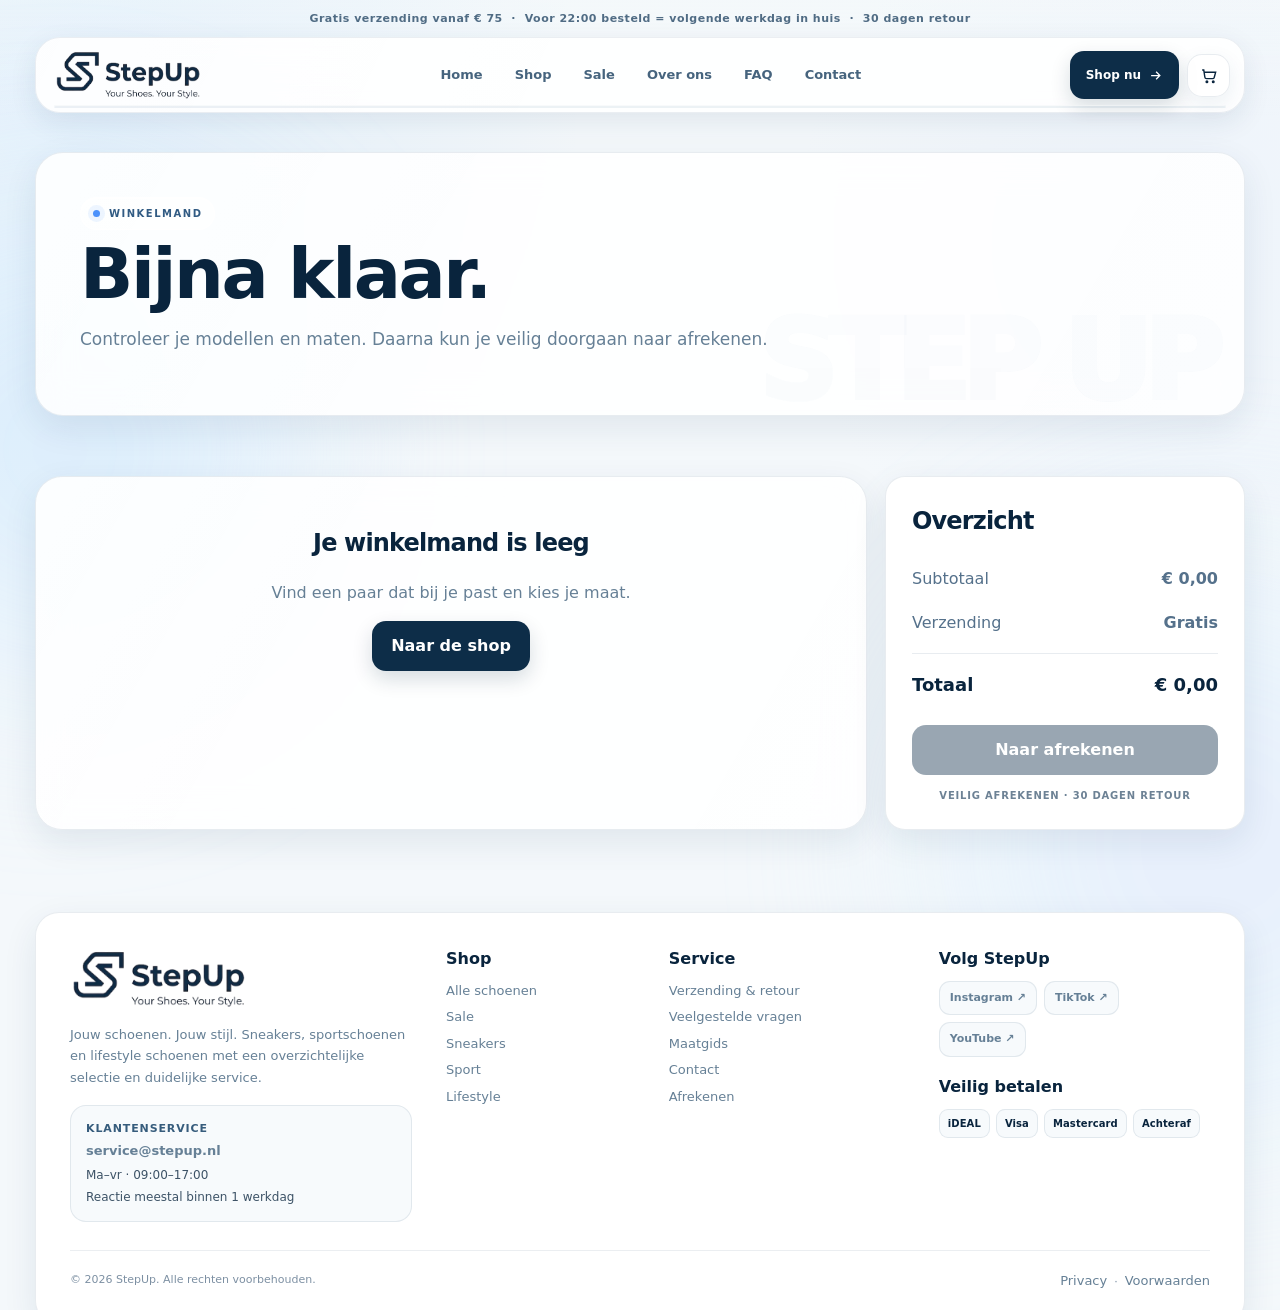
<file: winkelmand.html>
<!doctype html><html lang="nl"><head><meta charset="utf-8"><meta name="viewport" content="width=device-width,initial-scale=1"><meta name="theme-color" content="#eef7ff"><title>Winkelmand — StepUp</title><meta name="description" content="Bekijk de artikelen in je StepUp winkelmand."><link rel="icon" href="assets/logo.png"><link rel="stylesheet" href="assets/style.css"></head><body><header id="siteHeader"></header>
<main><section class="page-hero"><div class="wrap"><div class="page-hero-card glass"><span class="kicker">Winkelmand</span><h1>Bijna klaar.</h1><p>Controleer je modellen en maten. Daarna kun je veilig doorgaan naar afrekenen.</p></div></div></section><section class="section"><div class="wrap cart-layout"><div class="cart-list" id="cartList"></div><aside class="summary glass"><h2>Overzicht</h2><div class="summary-line"><span>Subtotaal</span><strong id="sumSubtotal">€ 0,00</strong></div><div class="summary-line"><span>Verzending</span><strong id="sumShipping">Gratis</strong></div><div class="summary-line total"><span>Totaal</span><strong id="sumTotal">€ 0,00</strong></div><a id="checkoutBtn" class="btn btn-primary" href="checkout.html">Naar afrekenen</a><div class="secure-note">Veilig afrekenen · 30 dagen retour</div></aside></div></section></main><footer id="siteFooter"></footer><div id="toast" class="toast"></div><script src="assets/site.js"></script></body></html>
</file>
<file: assets/style.css>
:root{
  --ink:#09243d;
  --ink-2:#153a5b;
  --muted:#668096;
  --blue:#4a8ff7;
  --blue-2:#8bc8ff;
  --ice:#edf7ff;
  --ice-2:#f8fbff;
  --glass:rgba(255,255,255,.54);
  --glass-strong:rgba(255,255,255,.76);
  --glass-dark:rgba(13,39,62,.46);
  --line:rgba(255,255,255,.82);
  --line-soft:rgba(75,110,140,.12);
  --shadow:0 28px 80px rgba(21,67,106,.15);
  --soft:0 14px 38px rgba(25,69,108,.10);
  --nav-shadow:0 14px 44px rgba(17,54,86,.12);
  --r:32px;
  --r2:22px;
  --page:min(1210px,calc(100% - 36px));
}
*{box-sizing:border-box}
html{scroll-behavior:smooth;scroll-padding-top:104px}
body{margin:0;font-family:Inter,ui-sans-serif,system-ui,-apple-system,BlinkMacSystemFont,"Segoe UI",sans-serif;color:var(--ink);background:
  radial-gradient(circle at 10% 10%,rgba(157,215,255,.28),transparent 30%),
  radial-gradient(circle at 88% 25%,rgba(188,180,255,.20),transparent 28%),
  linear-gradient(180deg,#fbfdff 0%,#eef7ff 38%,#f7fbff 100%);line-height:1.5;min-height:100vh;overflow-x:clip}
body::before,body::after{content:"";position:fixed;z-index:-2;border-radius:999px;filter:blur(70px);opacity:.72;pointer-events:none}
body::before{width:560px;height:560px;left:-220px;top:170px;background:radial-gradient(circle,#a9d6ff 0%,#d7eeff 58%,transparent 75%)}
body::after{width:650px;height:650px;right:-260px;top:520px;background:radial-gradient(circle,#c8d8ff 0%,#ddf3ff 57%,transparent 76%)}
a{color:inherit;text-decoration:none}
button,input,select,textarea{font:inherit}
button{cursor:pointer}
img{display:block;max-width:100%}
.wrap{width:var(--page);margin-inline:auto}
main{position:relative;z-index:1}
::selection{background:rgba(74,143,247,.22)}

.glass{position:relative;isolation:isolate;background:linear-gradient(135deg,rgba(255,255,255,.77),rgba(255,255,255,.36));border:1px solid var(--line);box-shadow:var(--soft);backdrop-filter:blur(28px) saturate(165%);-webkit-backdrop-filter:blur(28px) saturate(165%)}
.glass::before{content:"";position:absolute;z-index:-1;inset:0;border-radius:inherit;pointer-events:none;background:linear-gradient(118deg,rgba(255,255,255,.74),transparent 25%,transparent 70%,rgba(255,255,255,.27));opacity:.72}

/* Sticky liquid-glass navigation */
#siteHeader{position:sticky;top:0;z-index:1000;padding-top:4px;transition:padding .3s ease;pointer-events:none}
#siteHeader::after{content:"";position:absolute;z-index:-1;left:0;right:0;top:0;height:116px;background:linear-gradient(180deg,rgba(247,252,255,.88),rgba(247,252,255,.52) 52%,transparent);opacity:.4;transition:opacity .3s ease;pointer-events:none}
#siteHeader.scrolled::after{opacity:.92}
.announcement{height:30px;padding:7px 16px 5px;text-align:center;color:#506c84;font-size:11px;font-weight:700;letter-spacing:.045em;overflow:hidden;transition:height .3s ease,padding .3s ease,opacity .22s ease,transform .3s ease;pointer-events:auto}
#siteHeader.scrolled .announcement{height:0;padding-top:0;padding-bottom:0;opacity:0;transform:translateY(-8px)}
.nav-shell{padding:3px 0 11px;transition:padding .3s ease;pointer-events:auto}
.nav{height:76px;border-radius:25px;display:flex;align-items:center;padding:0 14px 0 18px;gap:16px;background:linear-gradient(135deg,rgba(255,255,255,.78),rgba(255,255,255,.49));box-shadow:var(--nav-shadow),inset 0 1px 0 rgba(255,255,255,.9);transition:height .3s ease,border-radius .3s ease,box-shadow .3s ease,background .3s ease}
#siteHeader.scrolled .nav{height:64px;border-radius:21px;background:linear-gradient(135deg,rgba(255,255,255,.86),rgba(244,250,255,.68));box-shadow:0 18px 50px rgba(15,51,83,.16),inset 0 1px 0 #fff}
#siteHeader.scrolled .nav-shell{padding-bottom:8px}
.brand{display:flex;align-items:center;width:178px;flex:none;position:relative;z-index:2}
.brand img{width:100%;height:54px;object-fit:contain;object-position:left center;transition:height .3s ease}
#siteHeader.scrolled .brand img{height:46px}
.navlinks{display:flex;align-items:center;justify-content:center;gap:4px;flex:1;position:relative;z-index:2}
.navlinks a{font-size:13px;font-weight:800;color:#46647e;padding:10px 14px;border-radius:13px;transition:background .2s ease,color .2s ease,box-shadow .2s ease,transform .2s ease}
.navlinks a:hover{color:var(--ink);background:rgba(255,255,255,.46)}
.navlinks a.active{color:var(--ink);background:rgba(255,255,255,.76);box-shadow:inset 0 1px 0 #fff,0 7px 20px rgba(35,77,116,.08)}
.nav-actions{display:flex;align-items:center;gap:8px;position:relative;z-index:3}
.nav-shop{height:43px;padding:0 16px;border-radius:15px;background:linear-gradient(180deg,#173c5e,#09243d);color:#fff;font-size:12px;font-weight:850;display:flex;align-items:center;gap:7px;box-shadow:0 10px 24px rgba(9,36,61,.17);transition:transform .2s ease,box-shadow .2s ease}
.nav-shop:hover{transform:translateY(-1px);box-shadow:0 13px 28px rgba(9,36,61,.22)}
.nav-shop svg{width:15px;height:15px}
.icon-btn{width:43px;height:43px;border:1px solid rgba(255,255,255,.92);border-radius:15px;background:rgba(255,255,255,.62);box-shadow:inset 0 1px 0 #fff,0 7px 20px rgba(31,73,115,.08);display:grid;place-items:center;color:var(--ink);position:relative;transition:transform .2s ease,background .2s ease}
.icon-btn:hover{transform:translateY(-1px);background:rgba(255,255,255,.85)}
.icon-btn svg{width:19px;height:19px}
.cart-count{position:absolute;right:-7px;top:-7px;z-index:8;min-width:20px;height:20px;padding:0 5px;border:2px solid rgba(248,252,255,.96);border-radius:999px;background:#0b2842;color:#fff;font-size:10px;line-height:1;font-weight:900;display:grid;place-items:center;box-shadow:0 5px 12px rgba(9,36,61,.18);transform-origin:center;transition:opacity .2s ease,transform .25s cubic-bezier(.2,.8,.2,1)}
.cart-count.is-empty{opacity:0;transform:scale(.55);pointer-events:none}
.menu-btn{display:none}
.mobile-panel{display:none;pointer-events:auto}

/* Typography + buttons */
h1,h2,h3,p{position:relative;z-index:1}
h1{font-size:clamp(50px,6.2vw,84px);letter-spacing:-.066em;line-height:.94;margin:18px 0 22px;text-wrap:balance}
h2{letter-spacing:-.045em}
.kicker{display:inline-flex;align-items:center;gap:9px;padding:8px 12px;border-radius:999px;background:rgba(255,255,255,.60);border:1px solid rgba(255,255,255,.86);box-shadow:inset 0 1px 0 rgba(255,255,255,.85);font-size:10px;text-transform:uppercase;letter-spacing:.15em;font-weight:900;color:#315b83}
.kicker::before{content:"";width:7px;height:7px;border-radius:50%;background:#4b91fb;box-shadow:0 0 0 5px rgba(74,143,247,.09)}
.actions{display:flex;gap:11px;flex-wrap:wrap;position:relative;z-index:3}
.btn{min-height:48px;border:0;border-radius:16px;padding:13px 19px;font-weight:850;display:inline-flex;align-items:center;justify-content:center;gap:8px;transition:transform .2s ease,box-shadow .2s ease,background .2s ease}
.btn:hover{transform:translateY(-2px)}
.btn:active{transform:translateY(0)}
.btn-primary{background:linear-gradient(180deg,#173c5e,#09243d);color:#fff;box-shadow:0 12px 28px rgba(9,36,61,.20)}
.btn-primary:hover{box-shadow:0 16px 34px rgba(9,36,61,.26)}
.btn-glass{background:rgba(255,255,255,.60);border:1px solid #fff;box-shadow:inset 0 1px 0 #fff,0 8px 22px rgba(23,55,91,.08)}
.btn-glass:hover{background:rgba(255,255,255,.82)}

/* Home hero */
.hero{padding:27px 0 34px}
.hero-card{min-height:610px;border-radius:38px;padding:16px;display:grid;grid-template-columns:1.02fr .98fr;gap:4px;overflow:hidden;box-shadow:var(--shadow)}
.hero-card::after{content:"";position:absolute;width:360px;height:360px;border-radius:50%;left:24%;bottom:-210px;background:radial-gradient(circle,rgba(101,177,255,.20),transparent 68%);filter:blur(10px);pointer-events:none}
.hero-copy{padding:58px 38px 52px 43px;align-self:center;z-index:2}
.hero-copy p{font-size:18px;color:var(--muted);max-width:560px;margin:0 0 28px}
.hero-proof{display:flex;align-items:center;gap:9px;flex-wrap:wrap;margin-top:24px;color:#57728a;font-size:11px;font-weight:750}
.hero-proof span{padding:7px 10px;border-radius:999px;border:1px solid rgba(255,255,255,.82);background:rgba(255,255,255,.40)}
.hero-photo{min-height:578px;border-radius:31px;overflow:hidden;position:relative;background:#dfeaf5;box-shadow:inset 0 0 0 1px rgba(255,255,255,.50)}
.hero-photo img{position:absolute;inset:0;width:100%;height:100%;object-fit:cover;transition:transform 1s cubic-bezier(.2,.7,.2,1)}
.hero-card:hover .hero-photo img{transform:scale(1.025)}
.hero-photo::after{content:"";position:absolute;inset:0;background:linear-gradient(180deg,rgba(7,28,46,.02) 30%,rgba(4,22,39,.61) 100%)}
.float-card{position:absolute;z-index:2;left:22px;right:22px;bottom:22px;border-radius:21px;padding:17px 18px;color:#fff;background:rgba(11,35,56,.34);border:1px solid rgba(255,255,255,.42);box-shadow:0 14px 34px rgba(5,20,33,.16);backdrop-filter:blur(26px) saturate(155%);-webkit-backdrop-filter:blur(26px) saturate(155%)}
.float-row{display:flex;align-items:center;justify-content:space-between;gap:15px}
.float-card strong{font-size:19px}
.float-card small{display:block;color:#eaf3fb}
.price-pill{padding:8px 11px;border-radius:999px;background:rgba(255,255,255,.17);border:1px solid rgba(255,255,255,.30);font-weight:900;white-space:nowrap}

.trust{display:grid;grid-template-columns:repeat(4,1fr);gap:12px;padding-bottom:28px}
.trust-card{border-radius:20px;padding:15px;display:flex;gap:12px;align-items:center;transition:transform .2s ease,background .2s ease}
.trust-card:hover{transform:translateY(-2px);background:rgba(255,255,255,.66)}
.trust-icon{width:41px;height:41px;flex:none;border-radius:14px;background:rgba(255,255,255,.70);border:1px solid #fff;display:grid;place-items:center;box-shadow:inset 0 1px 0 #fff}
.trust-icon svg{width:19px;height:19px}
.trust-card strong{display:block;font-size:13px}
.trust-card span{font-size:11px;color:var(--muted)}

.section{padding:38px 0 68px}
.section-head{display:flex;align-items:end;justify-content:space-between;gap:24px;margin-bottom:22px}
.section-head h2{margin:8px 0 0;font-size:clamp(34px,4.25vw,55px);line-height:1}
.section-head p{margin:0;max-width:520px;color:var(--muted)}
.category-grid{display:grid;grid-template-columns:1.2fr .9fr .9fr;gap:16px}
.category{height:322px;border-radius:29px;overflow:hidden;position:relative;background:#dce7f1;box-shadow:0 15px 42px rgba(20,62,99,.10)}
.category img{width:100%;height:100%;object-fit:cover;transition:.55s transform,.55s filter}
.category:hover img{transform:scale(1.045);filter:saturate(1.04)}
.category::after{content:"";position:absolute;inset:0;background:linear-gradient(180deg,transparent 32%,rgba(5,22,38,.72))}
.category-copy{position:absolute;z-index:2;left:22px;right:22px;bottom:20px;color:#fff}
.category-copy h3{margin:0 0 3px;font-size:25px;letter-spacing:-.03em}
.category-copy span{font-size:12px;color:#e7f2fb}
.category-arrow{position:absolute;right:19px;top:18px;z-index:2;width:39px;height:39px;border-radius:13px;background:rgba(255,255,255,.20);border:1px solid rgba(255,255,255,.38);backdrop-filter:blur(12px);display:grid;place-items:center;color:#fff;transition:transform .2s ease,background .2s ease}
.category:hover .category-arrow{transform:translate(2px,-2px);background:rgba(255,255,255,.30)}
.category-arrow svg{width:17px;height:17px}

/* Shop + product cards */
.shop-shell{border-radius:34px;padding:23px;box-shadow:var(--shadow)}
.shop-toolbar-label{display:flex;align-items:center;justify-content:space-between;margin:0 2px 15px;color:#6d8397;font-size:12px;font-weight:800}
.shop-tools{display:grid;grid-template-columns:1fr 180px 190px;gap:10px;margin-bottom:20px}
.search{position:relative}
.search svg{position:absolute;width:18px;height:18px;left:15px;top:15px;opacity:.55;z-index:2}
.field{width:100%;height:48px;border-radius:15px;border:1px solid rgba(255,255,255,.92);background:rgba(255,255,255,.62);outline:none;color:var(--ink);box-shadow:inset 0 1px 0 #fff;padding:0 14px;transition:border-color .2s ease,box-shadow .2s ease,background .2s ease}
.field:hover{background:rgba(255,255,255,.73)}
.search .field{padding-left:43px}
.field:focus,textarea.field:focus{border-color:rgba(57,125,246,.36);background:rgba(255,255,255,.80);box-shadow:0 0 0 4px rgba(57,125,246,.09),inset 0 1px 0 #fff}
.products{display:grid;grid-template-columns:repeat(4,1fr);gap:16px}
.product-card{border-radius:25px;background:rgba(255,255,255,.62);border:1px solid rgba(255,255,255,.86);overflow:hidden;box-shadow:0 10px 30px rgba(30,72,112,.08);transition:.28s transform,.28s box-shadow,.28s background;position:relative}
.product-card:hover{transform:translateY(-6px);box-shadow:0 22px 50px rgba(30,72,112,.15);background:rgba(255,255,255,.77)}
.product-media{height:250px;position:relative;background:linear-gradient(145deg,#e7edf4,#f7fbff);overflow:hidden}
.product-media img{width:100%;height:100%;object-fit:cover;transition:.55s transform}
.product-card:hover .product-media img{transform:scale(1.045)}
.tag{position:absolute;left:12px;top:12px;padding:7px 10px;border-radius:999px;background:rgba(255,255,255,.76);border:1px solid rgba(255,255,255,.92);backdrop-filter:blur(14px);font-size:9px;text-transform:uppercase;letter-spacing:.10em;font-weight:900}
.wish{position:absolute;right:11px;top:11px;width:39px;height:39px;border-radius:13px;border:1px solid rgba(255,255,255,.91);background:rgba(255,255,255,.70);backdrop-filter:blur(12px);display:grid;place-items:center;color:var(--ink);transition:transform .2s ease,background .2s ease}
.wish:hover{transform:scale(1.04);background:rgba(255,255,255,.90)}
.wish svg{width:17px;height:17px}
.wish.active svg{fill:var(--ink)}
.product-info{padding:16px 16px 17px}
.product-kicker{font-size:9px;text-transform:uppercase;letter-spacing:.13em;font-weight:900;color:#6c8094}
.product-card h3{font-size:17px;margin:4px 0 3px;letter-spacing:-.02em}
.product-card h3 a:hover{color:#397df6}
.meta{font-size:12px;color:var(--muted);min-height:36px}
.product-bottom{display:flex;justify-content:space-between;align-items:center;margin-top:13px}
.price{font-weight:900;font-size:18px}
.round-add{width:40px;height:40px;border:0;border-radius:13px;background:var(--ink);color:#fff;display:grid;place-items:center;box-shadow:0 8px 18px rgba(9,36,61,.15);transition:transform .2s ease,box-shadow .2s ease}
.round-add:hover{transform:translateY(-2px);box-shadow:0 11px 24px rgba(9,36,61,.22)}
.round-add svg{width:17px;height:17px}

.promo{border-radius:34px;display:grid;grid-template-columns:1.02fr .98fr;overflow:hidden;min-height:410px;box-shadow:var(--shadow)}
.promo-copy{padding:49px;align-self:center}
.promo h2{font-size:clamp(36px,4.4vw,59px);letter-spacing:-.055em;line-height:.98;margin:10px 0 14px}
.promo p{color:var(--muted);max-width:520px}
.promo-photo{position:relative;min-height:410px;overflow:hidden}
.promo-photo img{position:absolute;inset:0;width:100%;height:100%;object-fit:cover;transition:transform .8s ease}
.promo:hover .promo-photo img{transform:scale(1.025)}
.promo-photo::after{content:"";position:absolute;inset:0;background:linear-gradient(90deg,rgba(247,251,255,.47),transparent 30%)}

/* Inner pages */
.page-hero{padding:31px 0 28px}
.page-hero-card{border-radius:36px;padding:51px 48px;overflow:hidden;box-shadow:var(--shadow);background:
  radial-gradient(circle at 89% 25%,rgba(117,181,255,.20),transparent 25%),
  linear-gradient(135deg,rgba(255,255,255,.80),rgba(255,255,255,.39))}
.page-hero-card::after{content:"STEP UP";position:absolute;right:30px;bottom:-30px;font-size:110px;font-weight:950;letter-spacing:-.08em;color:rgba(57,112,160,.035);white-space:nowrap;pointer-events:none}
.page-hero-card h1{max-width:900px;margin:12px 0 17px;font-size:clamp(48px,6vw,78px)}
.page-hero-card p{font-size:18px;color:var(--muted);max-width:760px}
.breadcrumb{display:flex;align-items:center;gap:7px;margin-bottom:17px;color:#7790a5;font-size:11px;font-weight:750}
.breadcrumb a:hover{color:var(--ink)}
.split{display:grid;grid-template-columns:1fr 1fr;gap:18px}
.info-card{border-radius:29px;padding:32px;box-shadow:var(--soft)}
.info-card h3{font-size:28px;letter-spacing:-.04em;margin:7px 0 10px}
.info-card p{color:var(--muted)}
.photo-card{border-radius:29px;overflow:hidden;min-height:450px;position:relative;background:#dce7f2;box-shadow:var(--soft)}
.photo-card img{width:100%;height:100%;object-fit:cover;position:absolute;transition:transform .75s ease}
.photo-card:hover img{transform:scale(1.025)}
.values{display:grid;grid-template-columns:repeat(3,1fr);gap:16px}
.value-card{border-radius:27px;padding:28px;transition:transform .22s ease,background .22s ease}
.value-card:hover{transform:translateY(-3px);background:rgba(255,255,255,.67)}
.value-number{width:46px;height:46px;border-radius:15px;display:grid;place-items:center;background:rgba(255,255,255,.68);border:1px solid white;font-size:12px;font-weight:950;margin-bottom:16px;box-shadow:inset 0 1px 0 #fff}
.value-card h3{font-size:22px;margin:0 0 8px}
.value-card p{color:var(--muted);margin:0}
.stats{display:grid;grid-template-columns:repeat(4,1fr);gap:12px}
.stat{border-radius:22px;padding:24px}
.stat strong{display:block;font-size:35px;letter-spacing:-.05em}
.stat span{color:var(--muted);font-size:13px}

.product-detail{display:grid;grid-template-columns:1.06fr .94fr;gap:18px}
.detail-photo{border-radius:32px;overflow:hidden;min-height:610px;background:#e2ebf3;box-shadow:var(--shadow)}
.detail-photo img{width:100%;height:100%;object-fit:cover;position:absolute;inset:0;transition:transform .7s ease}
.detail-photo:hover img{transform:scale(1.018)}
.detail-info{border-radius:32px;padding:37px;align-self:start;box-shadow:var(--soft)}
.detail-info h1{font-size:clamp(42px,5vw,64px);margin:12px 0 8px}
.detail-price{font-size:29px;font-weight:950;margin:8px 0 18px}
.detail-info p{color:var(--muted)}
.detail-badges{display:flex;gap:7px;flex-wrap:wrap;margin:16px 0 4px}
.detail-badges span{font-size:10px;font-weight:850;color:#567189;padding:7px 9px;border-radius:999px;background:rgba(255,255,255,.58);border:1px solid #fff}
.size-row{display:flex;align-items:center;justify-content:space-between;gap:12px;margin:24px 0 10px}
.size-title{font-weight:900;margin:0}
.size-guide{font-size:12px;font-weight:800;color:#54738e;text-decoration:underline;text-underline-offset:3px}
.sizes{display:flex;gap:9px;flex-wrap:wrap}
.size{width:48px;height:45px;border-radius:14px;border:1px solid #fff;background:rgba(255,255,255,.61);font-weight:850;color:var(--ink);transition:background .2s ease,color .2s ease,transform .2s ease}
.size:hover{transform:translateY(-1px);background:rgba(255,255,255,.86)}
.size.active{background:var(--ink);color:#fff;border-color:var(--ink)}
.detail-info .btn{width:100%;margin-top:22px}
.detail-list{display:grid;gap:11px;margin-top:22px;padding-top:20px;border-top:1px solid rgba(72,104,132,.11)}
.detail-list div{display:flex;gap:10px;align-items:center;color:#42617d;font-size:13px}
.detail-list svg{width:18px;height:18px;flex:none}

/* Forms, service, cart */
.form-card{border-radius:30px;padding:30px;box-shadow:var(--soft)}
.form-card h2{margin-top:0}
.form-grid{display:grid;grid-template-columns:1fr 1fr;gap:14px}
.form-group{display:grid;gap:7px}
.form-group.full{grid-column:1/-1}
.form-group label{font-size:12px;font-weight:850;color:#486680}
.form-group textarea{height:150px;padding:14px;resize:vertical}
.contact-grid{display:grid;grid-template-columns:.84fr 1.16fr;gap:18px}
.contact-list{display:grid;gap:12px}
.contact-item{border-radius:22px;padding:22px;transition:transform .2s ease}
.contact-item:hover{transform:translateY(-2px)}
.contact-item strong{display:block;margin-bottom:4px}
.contact-item span{font-size:13px;color:var(--muted)}
.faq{display:grid;gap:12px}
.faq details{border-radius:22px;padding:20px 22px;transition:background .2s ease}
.faq details[open]{background:rgba(255,255,255,.68)}
.faq summary{font-weight:900;cursor:pointer;position:relative;z-index:1;list-style:none;padding-right:35px}
.faq summary::-webkit-details-marker{display:none}
.faq summary::after{content:"+";position:absolute;right:2px;top:-4px;width:28px;height:28px;border-radius:9px;background:rgba(255,255,255,.62);border:1px solid #fff;display:grid;place-items:center;font-size:18px;font-weight:500;transition:transform .2s ease}
.faq details[open] summary::after{transform:rotate(45deg)}
.faq p{margin:12px 0 0;color:var(--muted);padding-right:35px}
.cart-layout{display:grid;grid-template-columns:1fr 360px;gap:18px}
.cart-list{display:grid;gap:12px}
.cart-row{border-radius:24px;padding:14px;display:grid;grid-template-columns:124px 1fr auto;gap:17px;align-items:center}
.cart-thumb{width:124px;height:104px;border-radius:18px;overflow:hidden;background:#e4edf5}
.cart-thumb img{width:100%;height:100%;object-fit:cover}
.cart-row h3{margin:0 0 4px;font-size:18px}
.cart-row p{margin:0;color:var(--muted);font-size:13px}
.remove{border:0;background:rgba(255,255,255,.46);border-radius:12px;padding:9px 11px;color:#637d93;font-size:12px;font-weight:800;transition:background .2s ease,color .2s ease}
.remove:hover{background:rgba(255,255,255,.82);color:var(--ink)}
.summary{border-radius:28px;padding:26px;position:sticky;top:92px;box-shadow:var(--soft)}
.summary h2{margin:0 0 18px}
.summary-line{display:flex;justify-content:space-between;gap:20px;padding:10px 0;color:#55718b}
.summary-line.total{border-top:1px solid rgba(65,97,128,.12);margin-top:8px;padding-top:17px;color:var(--ink);font-weight:900;font-size:18px}
.summary .btn{width:100%;margin-top:17px}
.empty{border-radius:27px;padding:48px;text-align:center}
.empty h2{margin-top:0}
.empty p{color:var(--muted)}
.checkout-layout{display:grid;grid-template-columns:1fr 390px;gap:18px}
.payment-options{display:grid;gap:10px}
.payment{display:flex;align-items:center;gap:10px;border-radius:17px;padding:14px 16px;background:rgba(255,255,255,.58);border:1px solid #fff;font-size:13px;font-weight:750}
.payment input{accent-color:#143e64}
.notice{border-radius:20px;padding:16px 18px;color:#3d5d78;background:rgba(221,240,255,.64);border:1px solid rgba(255,255,255,.92);font-size:13px}
.size-table{width:100%;border-collapse:separate;border-spacing:0 8px}
.size-table th{font-size:11px;text-transform:uppercase;letter-spacing:.09em;color:#6c8296;text-align:left;padding:0 14px 5px}
.size-table td{padding:13px 14px;background:rgba(255,255,255,.55);border-top:1px solid #fff;border-bottom:1px solid #fff}
.size-table td:first-child{border-left:1px solid #fff;border-radius:14px 0 0 14px;font-weight:900}
.size-table td:last-child{border-right:1px solid #fff;border-radius:0 14px 14px 0}

/* Footer */
footer{padding:20px 0 30px;position:relative;z-index:1}
.footer{border-radius:32px;padding:32px;box-shadow:var(--soft)}
.footer-grid{display:grid;grid-template-columns:1.55fr repeat(3,1fr);gap:30px}
.footer-brand img{width:178px;height:auto;margin-bottom:8px}
.footer p,.footer a{font-size:13px;color:var(--muted)}
.footer a{transition:color .2s ease,transform .2s ease;display:inline-block}
.footer a:hover{color:var(--ink);transform:translateX(2px)}
.footer h4{margin:0 0 10px}
.footer-links{display:grid;gap:7px}
.copyright{display:flex;justify-content:space-between;gap:20px;border-top:1px solid rgba(58,91,120,.10);margin-top:24px;padding-top:18px;font-size:11px;color:#7d90a3}

.toast{position:fixed;z-index:2000;left:50%;bottom:24px;transform:translate(-50%,20px);opacity:0;pointer-events:none;padding:12px 16px;border-radius:15px;background:#0b2842;color:#fff;font-size:13px;box-shadow:0 12px 30px rgba(11,40,66,.22);transition:.25s}
.toast.show{opacity:1;transform:translate(-50%,0)}
.sr-only{position:absolute;width:1px;height:1px;padding:0;margin:-1px;overflow:hidden;clip:rect(0,0,0,0);white-space:nowrap;border:0}

/* Subtle entrance animation */
.reveal{opacity:0;transform:translateY(18px);transition:opacity .62s ease,transform .62s cubic-bezier(.2,.7,.2,1)}
.reveal.in{opacity:1;transform:none}
@media(prefers-reduced-motion:reduce){html{scroll-behavior:auto}*,*::before,*::after{animation:none!important;transition:none!important}.reveal{opacity:1;transform:none}}

@supports not ((backdrop-filter:blur(10px)) or (-webkit-backdrop-filter:blur(10px))){.glass,.nav,.float-card,.mobile-panel{background:rgba(247,251,255,.94)}}

@media(max-width:1020px){
  .navlinks{display:none}.menu-btn{display:grid}.nav-shop{display:none}.brand{width:162px}
  .hero-card,.promo,.product-detail,.split,.contact-grid,.checkout-layout,.cart-layout{grid-template-columns:1fr}
  .hero-copy{padding:46px 30px 40px}.hero-photo{min-height:500px}
  .trust{grid-template-columns:1fr 1fr}.products{grid-template-columns:1fr 1fr}
  .category-grid{grid-template-columns:1fr 1fr}.category:first-child{grid-column:1/-1}
  .values,.stats{grid-template-columns:1fr 1fr}.summary{position:static}.footer-grid{grid-template-columns:1fr 1fr}
  .mobile-panel{position:absolute;top:calc(100% - 4px);left:18px;right:18px;border-radius:23px;padding:10px;box-shadow:0 22px 50px rgba(15,51,83,.18);display:grid;gap:3px;opacity:0;visibility:hidden;transform:translateY(-8px) scale(.985);transform-origin:top;transition:opacity .2s ease,transform .2s ease,visibility .2s;z-index:200}
  .mobile-panel.open{opacity:1;visibility:visible;transform:none}
  .mobile-panel a{padding:12px 13px;border-radius:13px;font-weight:850;color:#3d5e79}
  .mobile-panel a:hover,.mobile-panel a.active{background:rgba(255,255,255,.62);color:var(--ink)}
}
@media(max-width:650px){
  :root{--page:min(100% - 22px,1210px)}
  #siteHeader{padding-top:2px}.announcement{font-size:9px;height:25px;padding-top:5px}
  .nav-shell{padding-bottom:8px}.nav{height:64px;border-radius:19px;padding:0 10px 0 13px}.brand{width:150px}.brand img{height:47px}.icon-btn{width:40px;height:40px;border-radius:13px}
  .hero{padding-top:18px}.hero-card{padding:9px;border-radius:27px;min-height:0}.hero-copy{padding:35px 18px 30px}.hero-copy p,.page-hero-card p{font-size:16px}.hero-proof{gap:6px}.hero-photo{min-height:405px;border-radius:22px}
  h1{font-size:clamp(45px,14vw,66px)}
  .trust{grid-template-columns:1fr;gap:9px}.section{padding:29px 0 52px}.section-head{align-items:start;flex-direction:column}.products,.category-grid,.values,.stats,.form-grid,.footer-grid{grid-template-columns:1fr}.category:first-child{grid-column:auto}.category{height:300px}
  .shop-shell{padding:14px}.shop-tools{grid-template-columns:1fr}.product-media{height:305px}
  .promo-copy{padding:31px 24px}.page-hero{padding-top:20px}.page-hero-card{padding:38px 25px;border-radius:28px}.page-hero-card::after{font-size:70px;right:14px}.photo-card{min-height:345px}.detail-photo{min-height:430px}.detail-info{padding:25px}
  .cart-row{grid-template-columns:88px 1fr;gap:13px}.cart-thumb{width:88px;height:84px}.cart-row .remove{grid-column:2;justify-self:start}.footer{padding:25px;border-radius:27px}.copyright{flex-direction:column}.float-card{left:14px;right:14px;bottom:14px}.contact-grid{grid-template-columns:1fr}.checkout-layout{grid-template-columns:1fr}.form-card{padding:24px}.summary{padding:24px}.mobile-panel{left:11px;right:11px}.size-table{font-size:13px}
}

/* =========================================================
   StepUp motion + premium polish — Trydynt
   ========================================================= */

/* Animated ambient background */
body::before{animation:ambientLeft 18s ease-in-out infinite alternate;will-change:transform}
body::after{animation:ambientRight 22s ease-in-out infinite alternate;will-change:transform}
@keyframes ambientLeft{0%{transform:translate3d(0,0,0) scale(1)}50%{transform:translate3d(70px,-35px,0) scale(1.08)}100%{transform:translate3d(22px,60px,0) scale(.96)}}
@keyframes ambientRight{0%{transform:translate3d(0,0,0) scale(1)}50%{transform:translate3d(-72px,42px,0) scale(.94)}100%{transform:translate3d(-20px,-58px,0) scale(1.08)}}

/* Sticky header scroll indicator */
.scroll-progress{position:absolute;z-index:7;left:18px;right:18px;bottom:4px;height:3px;border-radius:999px;overflow:hidden;pointer-events:none;background:rgba(66,111,150,.10);box-shadow:inset 0 1px 0 rgba(255,255,255,.58);opacity:.9}
.scroll-progress span{display:block;width:100%;height:100%;border-radius:inherit;transform:scaleX(0);transform-origin:left center;background:linear-gradient(90deg,#8bc8ff,#397df6,#173c5e);box-shadow:0 0 12px rgba(57,125,246,.30);transition:transform .08s linear}
#siteHeader .nav{animation:navArrival .72s cubic-bezier(.2,.75,.2,1) both}
@keyframes navArrival{from{opacity:0;transform:translateY(-18px) scale(.985)}to{opacity:1;transform:none}}

/* More lively logo, but still subtle */
.brand img{filter:drop-shadow(0 7px 14px rgba(18,58,91,.08))}
.brand:hover img{transform:translateY(-1px) scale(1.012);filter:drop-shadow(0 10px 18px rgba(18,58,91,.13))}

/* Liquid highlight */
.nav::before{background:linear-gradient(110deg,rgba(255,255,255,.86),rgba(255,255,255,.22) 33%,transparent 52%,rgba(255,255,255,.38));background-size:180% 100%;animation:navGlassFlow 8s ease-in-out infinite alternate}
@keyframes navGlassFlow{from{background-position:0% 0}to{background-position:100% 0}}

/* Button light sweep */
.btn,.nav-shop,.round-add{position:relative;overflow:hidden;isolation:isolate}
.icon-btn{overflow:visible;isolation:isolate}
.btn::after,.nav-shop::after,.round-add::after{content:"";position:absolute;z-index:2;inset:-45% auto -45% -45%;width:35%;pointer-events:none;transform:translateX(-210%) rotate(18deg);background:linear-gradient(90deg,transparent,rgba(255,255,255,.44),transparent);transition:transform .65s cubic-bezier(.2,.7,.2,1)}
.btn:hover::after,.nav-shop:hover::after,.round-add:hover::after{transform:translateX(520%) rotate(18deg)}
.btn>*{position:relative;z-index:3}
.btn:disabled{opacity:.62;cursor:wait;transform:none}

/* Animated kicker accent */
.kicker::before{animation:kickerPulse 2.4s ease-in-out infinite}
@keyframes kickerPulse{0%,100%{transform:scale(1);box-shadow:0 0 0 5px rgba(74,143,247,.09)}50%{transform:scale(.82);box-shadow:0 0 0 8px rgba(74,143,247,.04)}}

/* Hero movement */
.hero-photo img{animation:heroBreath 13s ease-in-out infinite alternate;will-change:transform}
@keyframes heroBreath{0%{transform:scale(1.015) translate3d(0,0,0)}100%{transform:scale(1.055) translate3d(-1.2%,.8%,0)}}
.float-card{animation:floatPanel 5.4s ease-in-out infinite;will-change:transform}
@keyframes floatPanel{0%,100%{transform:translateY(0)}50%{transform:translateY(-7px)}}
.price-pill{animation:softGlow 3.4s ease-in-out infinite}
@keyframes softGlow{0%,100%{box-shadow:0 0 0 rgba(255,255,255,0)}50%{box-shadow:0 0 24px rgba(255,255,255,.14)}}

/* Category depth */
.category{transition:transform .34s cubic-bezier(.2,.7,.2,1),box-shadow .34s ease}
.category:hover{transform:translateY(-5px);box-shadow:0 25px 58px rgba(20,62,99,.16)}
.category-arrow svg{transition:transform .3s cubic-bezier(.2,.8,.2,1)}
.category:hover .category-arrow svg{transform:translateX(3px)}

/* Product card pointer glow + trackpad tilt */
.product-card{--rx:0deg;--ry:0deg;--mx:50%;--my:50%;transform-style:preserve-3d;will-change:transform}
.product-card::after{content:"";position:absolute;z-index:4;inset:0;border-radius:inherit;pointer-events:none;opacity:0;background:radial-gradient(circle at var(--mx) var(--my),rgba(255,255,255,.52),transparent 31%);transition:opacity .25s ease}
.product-card.tilting{transform:perspective(900px) rotateX(var(--rx)) rotateY(var(--ry)) translateY(-7px);box-shadow:0 27px 62px rgba(30,72,112,.17)}
.product-card.tilting::after{opacity:.62}
.product-card.tilting .product-media,.product-card.tilting .product-info{transform:translateZ(8px)}
.product-media,.product-info{transition:transform .28s ease}
.round-add:active{transform:scale(.94)}
.wish.active{animation:favPop .34s cubic-bezier(.2,.85,.2,1)}
@keyframes favPop{0%{transform:scale(.78)}65%{transform:scale(1.12)}100%{transform:scale(1)}}

/* Smooth real-photo loading */
img[data-load-bound="1"]{opacity:.001;filter:blur(7px);transform:scale(1.015);transition:opacity .5s ease,filter .65s ease,transform .8s cubic-bezier(.2,.7,.2,1)}
img[data-load-bound="1"].img-ready{opacity:1;filter:none}
.product-media img[data-load-bound="1"].img-ready{transform:scale(1)}
.product-card:hover .product-media img[data-load-bound="1"].img-ready{transform:scale(1.055)}
.hero-photo img[data-load-bound="1"]{opacity:.001}
.hero-photo img[data-load-bound="1"].img-ready{opacity:1}

/* Scroll entrance feels more premium */
.reveal{opacity:0;filter:blur(5px);transform:translateY(26px) scale(.988);transition:opacity .72s ease,filter .72s ease,transform .72s cubic-bezier(.16,.75,.2,1)}
.reveal.in{opacity:1;filter:none;transform:none}
.section-head.reveal{transform:translateY(18px)}

/* Checkout and service polish */
.secure-note{margin-top:13px;text-align:center;font-size:10px;text-transform:uppercase;letter-spacing:.08em;font-weight:850;color:#6d8295}
.checkout-steps{display:flex;gap:8px;flex-wrap:wrap;margin-top:22px;position:relative;z-index:2}
.checkout-steps span{padding:8px 11px;border-radius:999px;border:1px solid rgba(255,255,255,.9);background:rgba(255,255,255,.46);font-size:10px;font-weight:850;color:#7890a4}
.checkout-steps .done{color:#416884;background:rgba(239,249,255,.72)}
.checkout-steps .active{color:#fff;background:linear-gradient(180deg,#173c5e,#09243d);border-color:rgba(9,36,61,.75);box-shadow:0 8px 20px rgba(9,36,61,.14)}
.payment{cursor:pointer;transition:transform .2s ease,background .2s ease,box-shadow .2s ease}
.payment:hover{transform:translateY(-2px);background:rgba(255,255,255,.78);box-shadow:0 10px 25px rgba(25,69,108,.08)}
.payment span{display:grid;gap:1px}
.payment strong{font-size:13px;color:var(--ink)}
.payment small{font-size:10px;color:var(--muted);font-weight:650}
.payment:has(input:checked){background:rgba(255,255,255,.86);box-shadow:0 0 0 2px rgba(57,125,246,.13),inset 0 1px 0 #fff}
.order-success{padding-top:62px;padding-bottom:62px}
.success-check{width:62px;height:62px;border-radius:20px;display:grid;place-items:center;margin-bottom:18px;background:linear-gradient(180deg,#173c5e,#09243d);color:#fff;font-size:28px;font-weight:900;box-shadow:0 14px 30px rgba(9,36,61,.2);animation:successPop .6s cubic-bezier(.16,.85,.25,1.2) both}
@keyframes successPop{from{opacity:0;transform:scale(.4) rotate(-12deg)}to{opacity:1;transform:scale(1) rotate(0)}}

/* Legal pages */
.legal-card{max-width:900px;margin:0 auto;border-radius:31px;padding:clamp(28px,5vw,52px);box-shadow:var(--shadow)}
.legal-card h2{font-size:clamp(34px,4vw,50px);margin:0 0 26px;letter-spacing:-.045em}
.legal-card h3{margin:27px 0 7px;font-size:19px}
.legal-card p{color:var(--muted);max-width:760px}
.legal-card .btn{margin-top:16px}

/* Tiny Trydynt attribution */
.site-credit{margin-top:12px;text-align:center;font-size:8.5px;line-height:1.4;letter-spacing:.065em;text-transform:uppercase;color:rgba(76,101,123,.58)}
.site-credit strong{font-weight:900;color:rgba(42,75,103,.72)}
.copyright a:hover{text-decoration:underline;text-underline-offset:3px}

/* Micro-interactions */
.icon-btn:hover .cart-count:not(.is-empty){transform:translateY(-1px) scale(1.06)}
.field{transition:border-color .2s ease,box-shadow .2s ease,background .2s ease,transform .2s ease}
.field:focus{transform:translateY(-1px)}
.faq details[open]{animation:faqOpen .3s ease both}
@keyframes faqOpen{from{transform:scale(.992)}to{transform:scale(1)}}

@media(max-width:650px){
  .scroll-progress{left:14px;right:14px;bottom:3px;height:2px}
  .checkout-steps{gap:6px}.checkout-steps span{font-size:9px;padding:7px 9px}
  .site-credit{font-size:7.5px}
  .hero-photo img{animation-duration:16s}
}

@media(prefers-reduced-motion:reduce){
  body::before,body::after,.nav::before,.hero-photo img,.float-card,.price-pill,.kicker::before{animation:none!important}
  .product-card.tilting{transform:none!important}
  img[data-load-bound="1"]{opacity:1;filter:none;transform:none}
  .scroll-progress span{transition:none}
}


/* =========================================================
   StepUp Signature update — intro, drawer, transitions, mobile nav
   ========================================================= */

/* Opening brand moment */
.intro-splash{position:fixed;inset:0;z-index:5000;display:grid;place-items:center;background:radial-gradient(circle at 50% 42%,#fff 0%,#f4faff 44%,#eaf5ff 100%);transition:opacity .62s ease,visibility .62s ease;overflow:hidden}
.intro-splash::before,.intro-splash::after{content:"";position:absolute;border-radius:50%;filter:blur(60px);opacity:.46}
.intro-splash::before{width:420px;height:420px;background:#b8dcff;left:-130px;top:-130px;animation:introOrbA 2.2s ease-in-out infinite alternate}
.intro-splash::after{width:460px;height:460px;background:#d5d3ff;right:-160px;bottom:-160px;animation:introOrbB 2.5s ease-in-out infinite alternate}
.intro-splash-inner{position:relative;z-index:2;width:min(420px,72vw);display:grid;justify-items:center;gap:22px}
.intro-splash img{width:100%;height:auto;filter:drop-shadow(0 18px 38px rgba(13,49,79,.15));animation:introLogo 1.05s cubic-bezier(.16,.8,.2,1) both}
.intro-line{width:min(220px,48vw);height:2px;border-radius:99px;background:rgba(36,81,121,.1);overflow:hidden;animation:introLineReveal .7s .38s both}
.intro-line span{display:block;height:100%;width:100%;border-radius:inherit;background:linear-gradient(90deg,transparent,#2f79c7,#8bc8ff,transparent);transform-origin:left;animation:introProgress 1.25s .3s cubic-bezier(.2,.75,.2,1) both}
.intro-splash.intro-out{opacity:0;visibility:hidden;pointer-events:none}
body.intro-pending{overflow:hidden}
body.intro-pending #siteHeader,body.intro-pending main,body.intro-pending footer{opacity:0;transform:translateY(12px)}
#siteHeader,main,footer{transition:opacity .7s ease,transform .7s cubic-bezier(.16,.75,.2,1)}
@keyframes introLogo{0%{opacity:0;transform:translateY(15px) scale(.88);filter:blur(8px) drop-shadow(0 10px 28px rgba(13,49,79,0))}55%{opacity:1;filter:blur(0) drop-shadow(0 18px 38px rgba(13,49,79,.10))}100%{opacity:1;transform:none;filter:blur(0) drop-shadow(0 18px 38px rgba(13,49,79,.15))}}
@keyframes introLineReveal{from{opacity:0;transform:scaleX(.25)}to{opacity:1;transform:scaleX(1)}}
@keyframes introProgress{from{transform:translateX(-105%)}to{transform:translateX(105%)}}
@keyframes introOrbA{to{transform:translate(50px,35px) scale(1.12)}}
@keyframes introOrbB{to{transform:translate(-45px,-30px) scale(.94)}}

/* Page transition */
body.page-leaving #siteHeader,body.page-leaving main,body.page-leaving footer{opacity:0;transform:translateY(8px);transition-duration:.18s;pointer-events:none}

/* Hero refinement */
.hero{padding-top:20px}
.hero-card{min-height:650px}
.hero-copy h1{max-width:720px;text-wrap:balance}
.hero-mini-proof{display:flex;align-items:center;gap:8px;margin-top:19px;font-size:11px;color:#5d7890;flex-wrap:wrap}
.status-dot{display:inline-block;width:8px;height:8px;border-radius:50%;background:#2aa56f;box-shadow:0 0 0 5px rgba(42,165,111,.1);animation:statusPulse 2.2s ease-in-out infinite}
@keyframes statusPulse{50%{box-shadow:0 0 0 8px rgba(42,165,111,.03)}}

/* Editorial block */
.editorial{min-height:510px;border-radius:36px;display:grid;grid-template-columns:.82fr 1.18fr;overflow:hidden;box-shadow:var(--shadow)}
.editorial-copy{padding:clamp(34px,5vw,66px);display:flex;flex-direction:column;justify-content:center;align-items:flex-start;position:relative;z-index:2}
.editorial-copy h2{font-size:clamp(38px,5vw,62px);line-height:.98;letter-spacing:-.055em;margin:14px 0 18px;max-width:590px}
.editorial-copy p{color:var(--muted);max-width:520px;margin:0 0 24px}
.editorial-photo{position:relative;min-height:510px;overflow:hidden}
.editorial-photo::after{content:"";position:absolute;inset:0;background:linear-gradient(90deg,rgba(246,251,255,.55),transparent 24%)}
.editorial-photo img{width:100%;height:100%;object-fit:cover;position:absolute;inset:0;transition:transform 1s cubic-bezier(.2,.7,.2,1)}
.editorial:hover .editorial-photo img{transform:scale(1.035)}
.editorial-note{position:absolute;right:24px;bottom:24px;z-index:3;padding:15px 18px;border:1px solid rgba(255,255,255,.8);background:rgba(255,255,255,.52);backdrop-filter:blur(20px);-webkit-backdrop-filter:blur(20px);border-radius:17px;display:grid;gap:2px;box-shadow:0 12px 36px rgba(9,36,61,.13)}
.editorial-note span{font-size:8px;letter-spacing:.13em;font-weight:900;color:#607b92}
.editorial-note strong{font-size:12px}
.text-link{font-weight:900;font-size:13px;display:inline-flex;gap:9px;align-items:center;border-bottom:1px solid rgba(9,36,61,.18);padding-bottom:5px}
.text-link span{transition:transform .2s ease}.text-link:hover span{transform:translateX(4px)}

/* Shop filter chips */
.category-chips{display:flex;gap:8px;flex-wrap:wrap;margin:4px 0 14px}
.filter-chip{border:1px solid rgba(255,255,255,.9);background:rgba(255,255,255,.5);color:#59758d;padding:9px 14px;border-radius:999px;font-size:11px;font-weight:850;box-shadow:inset 0 1px 0 #fff;transition:.2s ease}
.filter-chip:hover{background:rgba(255,255,255,.8);transform:translateY(-1px)}
.filter-chip.active{background:linear-gradient(180deg,#173c5e,#09243d);color:#fff;border-color:#09243d;box-shadow:0 9px 22px rgba(9,36,61,.14)}

/* Cart drawer */
body.drawer-open{overflow:hidden}
.cart-drawer-backdrop{position:fixed;z-index:2990;inset:0;background:rgba(7,28,46,.18);backdrop-filter:blur(4px);-webkit-backdrop-filter:blur(4px);opacity:0;visibility:hidden;transition:opacity .3s ease,visibility .3s ease;pointer-events:none}
.cart-drawer-backdrop.open{opacity:1;visibility:visible;pointer-events:auto}
.cart-drawer{position:fixed;z-index:3000;top:12px;right:12px;bottom:12px;width:min(440px,calc(100vw - 24px));border-radius:30px;padding:24px;display:grid;grid-template-rows:auto auto 1fr auto;gap:16px;transform:translateX(calc(100% + 28px)) scale(.98);opacity:0;visibility:hidden;transition:transform .42s cubic-bezier(.16,.82,.2,1),opacity .3s ease,visibility .42s ease;box-shadow:-30px 30px 90px rgba(12,42,68,.2)}
.cart-drawer.open{transform:none;opacity:1;visibility:visible}
.drawer-head{display:flex;align-items:flex-start;justify-content:space-between;gap:20px;padding-bottom:4px}
.drawer-head h2{margin:6px 0 0;font-size:28px;letter-spacing:-.04em}
.drawer-close{width:42px;height:42px;border-radius:14px;border:1px solid #fff;background:rgba(255,255,255,.58);display:grid;place-items:center;color:var(--ink)}
.drawer-close svg{width:19px;height:19px}
.drawer-shipping{padding:13px 15px;border-radius:17px;background:rgba(226,242,255,.68);border:1px solid #fff;display:grid;gap:2px}
.drawer-shipping strong{font-size:11px}.drawer-shipping span{font-size:9px;color:var(--muted)}
.drawer-list{overflow:auto;display:grid;align-content:start;gap:10px;padding-right:3px}
.drawer-item{display:grid;grid-template-columns:78px 1fr 28px;gap:12px;align-items:center;padding:10px;border-radius:18px;background:rgba(255,255,255,.48);border:1px solid rgba(255,255,255,.86)}
.drawer-thumb{height:70px;border-radius:13px;overflow:hidden;background:#e8f0f6}.drawer-thumb img{width:100%;height:100%;object-fit:cover}
.drawer-item-copy{display:grid;gap:2px}.drawer-item-copy strong{font-size:12px}.drawer-item-copy span{font-size:9px;color:var(--muted)}.drawer-item-copy b{font-size:11px;margin-top:3px}
.drawer-remove{width:28px;height:28px;border:0;border-radius:9px;background:rgba(255,255,255,.55);font-size:18px;color:#70869a;line-height:1}.drawer-remove:hover{background:#fff;color:var(--ink)}
.drawer-foot{border-top:1px solid rgba(68,102,131,.1);padding-top:14px}.drawer-total{display:flex;justify-content:space-between;align-items:center}.drawer-total span{font-size:12px;color:var(--muted)}.drawer-total strong{font-size:20px}.drawer-foot p{font-size:9px;color:var(--muted);margin:4px 0 13px}.drawer-foot .btn{width:100%}.drawer-cart-link{display:block;text-align:center;font-size:10px;font-weight:850;color:#607b92;margin-top:12px}
.drawer-empty{height:100%;min-height:250px;display:flex;flex-direction:column;align-items:center;justify-content:center;text-align:center;padding:30px;gap:6px}.drawer-empty-icon{width:55px;height:55px;border-radius:18px;background:rgba(255,255,255,.63);display:grid;place-items:center;margin-bottom:8px}.drawer-empty-icon svg{width:24px;height:24px}.drawer-empty span{font-size:10px;color:var(--muted);max-width:220px}.drawer-empty .btn{margin-top:13px}
.disabled{pointer-events:none;opacity:.45}

/* Product gallery and availability */
.product-gallery{display:grid;gap:10px;align-self:start}
.product-gallery .detail-photo{position:relative}
.gallery-thumbs{display:grid;grid-template-columns:repeat(3,1fr);gap:10px}
.gallery-thumb{height:94px;border-radius:18px;border:1px solid rgba(255,255,255,.9);padding:0;overflow:hidden;background:#e5eef6;opacity:.68;transition:.25s ease;box-shadow:var(--soft)}
.gallery-thumb:hover,.gallery-thumb.active{opacity:1;transform:translateY(-2px)}
.gallery-thumb.active{box-shadow:0 0 0 2px rgba(74,143,247,.2),var(--soft)}
.gallery-thumb img{width:100%;height:100%;object-fit:cover}.gallery-thumb:nth-child(2) img{object-position:35% 50%;transform:scale(1.28)}.gallery-thumb:nth-child(3) img{object-position:70% 50%;transform:scale(1.28)}
.product-status{display:flex;align-items:center;gap:9px;font-size:10px;font-weight:850;color:#4d6f86;margin-bottom:12px}
.size:disabled{opacity:.34;cursor:not-allowed;text-decoration:line-through;transform:none;background:rgba(222,230,237,.6)}

/* About journey */
.brand-journey{display:grid;grid-template-columns:1fr 90px 1fr 90px 1fr;align-items:center;padding:26px;border-radius:30px;background:rgba(255,255,255,.42);border:1px solid rgba(255,255,255,.8);box-shadow:var(--soft)}
.journey-step{padding:22px}.journey-step span{font-size:9px;letter-spacing:.14em;font-weight:950;color:#7892a8}.journey-step strong{display:block;font-size:20px;margin:6px 0}.journey-step p{font-size:12px;color:var(--muted);margin:0}.journey-line{height:1px;background:linear-gradient(90deg,rgba(74,143,247,.05),rgba(74,143,247,.48),rgba(74,143,247,.05));position:relative}.journey-line::after{content:"";position:absolute;right:0;top:50%;width:6px;height:6px;border-radius:50%;background:#4a8ff7;transform:translateY(-50%);box-shadow:0 0 0 6px rgba(74,143,247,.08)}

/* Favorites empty */
.empty-heart{font-size:45px;line-height:1;color:#7892a8;margin-bottom:8px}

/* Back to top */
.back-to-top{position:fixed;z-index:1005;right:22px;bottom:22px;width:43px;height:43px;border-radius:15px;border:1px solid rgba(255,255,255,.92);background:rgba(255,255,255,.62);backdrop-filter:blur(18px);-webkit-backdrop-filter:blur(18px);box-shadow:var(--soft);color:var(--ink);opacity:0;visibility:hidden;transform:translateY(8px);transition:.25s ease}.back-to-top.show{opacity:1;visibility:visible;transform:none}.back-to-top:hover{transform:translateY(-2px)}

/* Mobile bottom navigation */
.mobile-bottom-nav{display:none}

@media(max-width:1020px){
  .editorial{grid-template-columns:1fr}.editorial-photo{min-height:380px;order:-1}.editorial-photo::after{background:linear-gradient(180deg,transparent 60%,rgba(246,251,255,.45))}.brand-journey{grid-template-columns:1fr}.journey-line{width:1px;height:34px;justify-self:center;background:linear-gradient(180deg,rgba(74,143,247,.05),rgba(74,143,247,.48),rgba(74,143,247,.05))}.journey-line::after{right:50%;top:auto;bottom:0;transform:translateX(50%)}
  .product-gallery .detail-photo{min-height:520px}
}
@media(max-width:650px){
  body{padding-bottom:83px}.hero-card{min-height:auto}.hero-mini-proof{font-size:9px}.editorial{border-radius:27px}.editorial-copy{padding:30px 23px}.editorial-photo{min-height:300px}.editorial-note{right:13px;bottom:13px}.category-chips{overflow-x:auto;flex-wrap:nowrap;padding-bottom:4px;scrollbar-width:none}.category-chips::-webkit-scrollbar{display:none}.filter-chip{flex:none}
  .cart-drawer{top:7px;right:7px;bottom:7px;width:calc(100vw - 14px);padding:20px;border-radius:26px}.drawer-item{grid-template-columns:70px 1fr 28px}.drawer-thumb{height:64px}
  .mobile-bottom-nav{display:grid;position:fixed;z-index:1200;left:10px;right:10px;bottom:9px;height:64px;border-radius:22px;grid-template-columns:repeat(4,1fr);padding:6px 7px;box-shadow:0 18px 55px rgba(9,36,61,.18)}
  .mobile-bottom-nav a,.mobile-bottom-nav button{border:0;background:transparent;color:#7890a4;display:flex;flex-direction:column;align-items:center;justify-content:center;gap:1px;font-size:8px;font-weight:850;border-radius:15px;position:relative;padding:2px}.mobile-bottom-nav .active{color:var(--ink);background:rgba(255,255,255,.55)}.bottom-icon{font-size:20px;line-height:20px;font-weight:500}.bottom-cart-count{position:absolute;top:2px;right:17%;min-width:15px;height:15px;border-radius:99px;padding:0 4px;display:grid;place-items:center;background:#09243d;color:#fff;font-size:7px;font-style:normal}.bottom-cart-count.is-empty{display:none}
  .back-to-top{right:16px;bottom:86px;width:40px;height:40px}
  .product-gallery .detail-photo{min-height:410px}.gallery-thumb{height:72px}.brand-journey{padding:12px}.journey-step{padding:18px 14px}
}
@media(prefers-reduced-motion:reduce){.intro-splash::before,.intro-splash::after,.intro-splash img,.intro-line,.intro-line span,.status-dot{animation:none!important}.intro-splash{transition:none}.page-leaving #siteHeader,.page-leaving main,.page-leaving footer{transition:none}}


/* =========================================================
   StepUp Signature Motion — premium motion pass
   ========================================================= */

/* More dimensional glass: pointer position is written by JS. */
.glass::before{
  background:
    radial-gradient(circle at var(--glass-x,50%) var(--glass-y,0%),
      rgba(255,255,255,.88) 0,
      rgba(255,255,255,.34) 17%,
      transparent 38%),
    linear-gradient(118deg,rgba(255,255,255,.67),transparent 27%,transparent 70%,rgba(255,255,255,.24));
  transition:opacity .28s ease;
}
.glass.is-glowing::before{opacity:1}

/* Logo gets a very soft light pass every few seconds. */
.brand{overflow:hidden;border-radius:14px}
.brand::after{
  content:"";position:absolute;inset:-20% auto -20% -45%;width:26%;
  background:linear-gradient(90deg,transparent,rgba(255,255,255,.72),transparent);
  transform:skewX(-20deg);opacity:0;pointer-events:none;
  animation:brandSweep 7.5s 3s ease-in-out infinite;
}
@keyframes brandSweep{
  0%,72%{left:-45%;opacity:0}
  76%{opacity:.55}
  88%{left:125%;opacity:.35}
  100%{left:125%;opacity:0}
}

/* The intro now physically docks the large logo into the navbar. */
.intro-splash{will-change:opacity,visibility,background}
.intro-splash.intro-flight{
  background:rgba(245,251,255,.70);
  backdrop-filter:blur(8px);
  -webkit-backdrop-filter:blur(8px);
}
.intro-splash.intro-flight::before,
.intro-splash.intro-flight::after,
.intro-splash.intro-flight .intro-line{opacity:0;transition:opacity .35s ease}
.intro-splash img{transform-origin:center center;will-change:transform,filter,opacity}
.brand.intro-target{opacity:0}
.brand.intro-target.intro-arrived{opacity:1;transition:opacity .18s ease}
body.intro-pending #siteHeader,
body.intro-pending main,
body.intro-pending footer{
  transition:opacity .66s ease,transform .75s cubic-bezier(.16,.8,.2,1),filter .66s ease;
  filter:blur(8px)
}
body.intro-done #siteHeader,
body.intro-done main,
body.intro-done footer{filter:none}

/* Staged homepage reveal after the dock animation. */
body.intro-done .hero-copy .kicker{animation:sigRise .72s .05s both}
body.intro-done .hero-copy h1{animation:sigRise .88s .11s cubic-bezier(.16,.82,.2,1) both}
body.intro-done .hero-copy>p{animation:sigRise .82s .19s both}
body.intro-done .hero-copy .actions{animation:sigRise .82s .27s both}
body.intro-done .hero-mini-proof,
body.intro-done .hero-proof{animation:sigRise .82s .34s both}
@keyframes sigRise{
  from{opacity:0;transform:translateY(22px);filter:blur(7px)}
  to{opacity:1;transform:none;filter:none}
}

/* Hero responds gently to the pointer without becoming "gamey". */
.hero-card{perspective:1200px}
.hero-photo{
  transform:
    translate3d(var(--hero-x,0px),var(--hero-y,0px),0)
    rotateX(var(--hero-rx,0deg))
    rotateY(var(--hero-ry,0deg));
  transform-style:preserve-3d;
  transition:transform .48s cubic-bezier(.16,.78,.2,1);
  will-change:transform;
}
.hero-photo .float-card{
  transform:translate3d(calc(var(--hero-x,0px) * -.45),calc(var(--hero-y,0px) * -.45),28px);
  transition:transform .48s cubic-bezier(.16,.78,.2,1);
}
.hero-card.pointer-active .hero-photo{transition-duration:.12s}
.hero-card.pointer-active .float-card{transition-duration:.12s}

/* Floating light fleck in hero. */
.hero-photo::before{
  content:"";position:absolute;z-index:2;width:180px;height:180px;border-radius:50%;
  left:var(--hero-light-x,62%);top:var(--hero-light-y,22%);
  transform:translate(-50%,-50%);
  background:radial-gradient(circle,rgba(255,255,255,.30),rgba(255,255,255,.08) 32%,transparent 68%);
  mix-blend-mode:screen;pointer-events:none;opacity:.72;
  transition:left .22s linear,top .22s linear;
}

/* Premium moving brand strip. */
.signature-marquee-wrap{margin-top:-14px;margin-bottom:20px}
.signature-marquee{
  height:48px;border-radius:18px;overflow:hidden;
  mask-image:linear-gradient(90deg,transparent,#000 6%,#000 94%,transparent);
  -webkit-mask-image:linear-gradient(90deg,transparent,#000 6%,#000 94%,transparent);
}
.signature-marquee-track{
  width:max-content;height:100%;display:flex;align-items:center;gap:20px;padding:0 20px;
  animation:signatureMarquee 23s linear infinite;
}
.signature-marquee-track span{
  font-size:9px;letter-spacing:.19em;font-weight:950;color:#5d7890;white-space:nowrap
}
.signature-marquee-track i{
  width:5px;height:5px;border-radius:50%;background:#4a8ff7;
  box-shadow:0 0 0 5px rgba(74,143,247,.07);flex:none
}
.signature-marquee:hover .signature-marquee-track{animation-play-state:paused}
@keyframes signatureMarquee{to{transform:translateX(-50%)}}

/* Buttons feel more physical and get a glass-light sweep. */
.btn-primary,.nav-shop,.round-add{overflow:hidden;position:relative;isolation:isolate}
.btn-primary::after,.nav-shop::after,.round-add::after{
  content:"";position:absolute;z-index:-1;top:-60%;bottom:-60%;left:-45%;width:24%;
  transform:skewX(-18deg);
  background:linear-gradient(90deg,transparent,rgba(255,255,255,.34),transparent);
  transition:left .58s cubic-bezier(.2,.7,.2,1);
}
.btn-primary:hover::after,.nav-shop:hover::after,.round-add:hover::after{left:125%}

/* Cart receives a compact "arrival" pulse. */
.icon-btn.cart-arrival{animation:cartArrival .62s cubic-bezier(.16,.8,.2,1)}
.cart-count.count-pop{animation:countPop .48s cubic-bezier(.16,.8,.2,1)}
@keyframes cartArrival{
  0%{transform:scale(1)}
  32%{transform:scale(.90) rotate(-4deg)}
  63%{transform:scale(1.10) rotate(3deg)}
  100%{transform:scale(1)}
}
@keyframes countPop{
  0%{transform:scale(.55)}
  55%{transform:scale(1.28)}
  100%{transform:scale(1)}
}
.fly-to-cart{
  position:fixed;z-index:4999;pointer-events:none;object-fit:cover;
  border-radius:20px;box-shadow:0 22px 70px rgba(8,35,60,.28);
  border:1px solid rgba(255,255,255,.85);will-change:transform,opacity,filter
}

/* Page change: a liquid glass bloom follows the click point. */
.page-wipe{
  position:fixed;z-index:4900;inset:0;pointer-events:none;opacity:0;visibility:hidden;
  display:grid;place-items:center;overflow:hidden
}
.page-wipe::before{
  content:"";position:absolute;left:var(--wipe-x,50%);top:var(--wipe-y,50%);
  width:20px;height:20px;border-radius:50%;transform:translate(-50%,-50%) scale(0);
  background:rgba(239,248,255,.86);
  backdrop-filter:blur(24px) saturate(155%);
  -webkit-backdrop-filter:blur(24px) saturate(155%);
  box-shadow:0 0 0 1px rgba(255,255,255,.92),0 30px 100px rgba(25,69,108,.18);
  will-change:transform
}
.page-wipe img{
  position:relative;z-index:2;width:min(220px,42vw);opacity:0;transform:translateY(8px) scale(.94);
  filter:drop-shadow(0 14px 35px rgba(13,49,79,.12))
}
.page-wipe.active{opacity:1;visibility:visible}
.page-wipe.active::before{animation:wipeBloom .44s cubic-bezier(.2,.78,.2,1) forwards}
.page-wipe.active img{animation:wipeLogo .34s .10s ease-out forwards}
@keyframes wipeBloom{to{transform:translate(-50%,-50%) scale(160)}}
@keyframes wipeLogo{to{opacity:.94;transform:none}}

/* Scroll reveal has a tiny horizontal component on alternating cards. */
.products .product-card.reveal:nth-child(even),
.category-grid .category.reveal:nth-child(even){transform:translate(14px,24px) scale(.988)}
.products .product-card.reveal:nth-child(odd),
.category-grid .category.reveal:nth-child(odd){transform:translate(-14px,24px) scale(.988)}
.products .product-card.reveal.in,
.category-grid .category.reveal.in{transform:none}

/* Subtle scroll-depth on editorial photography. */
.editorial-photo img{transform:translateY(var(--editorial-shift,0px)) scale(1.045)}
.editorial:hover .editorial-photo img{transform:translateY(var(--editorial-shift,0px)) scale(1.065)}

/* Mobile: keep motion light and preserve battery/performance. */
@media(max-width:650px){
  .signature-marquee-wrap{margin-top:-4px;margin-bottom:14px}
  .signature-marquee{height:43px;border-radius:16px}
  .hero-photo{transform:none!important}
  .hero-photo .float-card{transform:none!important}
  .hero-photo::before{display:none}
}
@media(prefers-reduced-motion:reduce){
  .brand::after,.signature-marquee-track,
  body.intro-done .hero-copy .kicker,
  body.intro-done .hero-copy h1,
  body.intro-done .hero-copy>p,
  body.intro-done .hero-copy .actions,
  body.intro-done .hero-mini-proof,
  body.intro-done .hero-proof,
  .icon-btn.cart-arrival,.cart-count.count-pop,
  .page-wipe.active::before,.page-wipe.active img{animation:none!important}
  .page-wipe{display:none!important}
  .hero-photo,.hero-photo .float-card{transform:none!important;transition:none!important}
}


/* Opdracht 11 — categorieën, sale & service */
.price-stack{display:flex;align-items:baseline;gap:8px;flex-wrap:wrap}
.old-price,.detail-old-price{text-decoration:line-through;color:#8aa0b3;font-weight:750}
.old-price{font-size:12px}
.sale-price{color:#d33f51}
.detail-price.has-sale{display:flex;align-items:baseline;gap:10px;flex-wrap:wrap;color:#d33f51}
.detail-old-price{font-size:17px}
.sale-note{font-size:9px;text-transform:uppercase;letter-spacing:.10em;padding:6px 8px;border-radius:999px;background:rgba(211,63,81,.09);border:1px solid rgba(211,63,81,.13)}
.sale-chip{color:#bd3344;background:rgba(255,244,246,.72)}
.sale-chip.active{background:linear-gradient(180deg,#e75d70,#b92f43);border-color:#b92f43;color:#fff}
.sale-strip-section{padding:8px 0 2px}
.sale-strip{min-height:108px;border-radius:26px;padding:23px 28px;display:flex;align-items:center;justify-content:space-between;gap:22px;box-shadow:var(--soft);transition:transform .22s ease,box-shadow .22s ease;background:linear-gradient(120deg,rgba(255,255,255,.78),rgba(255,241,244,.66))}
.sale-strip:hover{transform:translateY(-3px);box-shadow:0 20px 48px rgba(83,39,53,.12)}
.sale-strip>div{display:grid;gap:3px}.sale-eyebrow{font-size:9px;font-weight:950;text-transform:uppercase;letter-spacing:.14em;color:#c13c50}.sale-strip strong{font-size:clamp(20px,2.4vw,31px);letter-spacing:-.035em}.sale-strip small{color:var(--muted);font-size:12px}.sale-strip-cta{flex:none;padding:12px 16px;border-radius:15px;background:#0b2842;color:#fff;font-size:11px;font-weight:900}
.service-values{grid-template-columns:repeat(4,1fr)}
.service-values strong{color:var(--ink)}
@media(max-width:1020px){.service-values{grid-template-columns:1fr 1fr}}
@media(max-width:650px){.sale-strip{align-items:flex-start;flex-direction:column;padding:21px}.sale-strip-cta{width:100%;text-align:center}.service-values{grid-template-columns:1fr}}

/* Opdracht 12: vertrouwen, social media en betaalinformatie */
.footer-contact{display:grid;gap:4px;margin-top:14px;font-size:.9rem}
.footer-contact a{font-weight:700}
.footer-contact span{opacity:.78}
.social-links a{font-weight:700}
.footer-pay-title{margin-top:20px!important}
.payment-badges{display:flex;flex-wrap:wrap;gap:7px;margin-top:9px}
.payment-badges span{display:inline-flex;align-items:center;min-height:30px;padding:5px 9px;border-radius:10px;border:1px solid rgba(30,55,80,.13);background:rgba(255,255,255,.5);font-size:.78rem;font-weight:800;letter-spacing:.01em}


/* Finale polish: productmedia, winkelmand CTA en footer */
.product-gallery{gap:12px}
.product-gallery .detail-photo{aspect-ratio:1/1;min-height:0;max-height:680px;background:linear-gradient(145deg,#e8f1f8,#f9fcff)}
.product-gallery .detail-photo img{object-position:center}
.gallery-thumbs{grid-template-columns:repeat(3,minmax(0,1fr));gap:12px}
.gallery-thumb{height:112px;border-radius:20px;background:rgba(255,255,255,.72);border:1px solid rgba(255,255,255,.95);box-shadow:0 10px 26px rgba(25,69,108,.09);opacity:.76}
.gallery-thumb img,.gallery-thumb:nth-child(2) img,.gallery-thumb:nth-child(3) img{width:100%;height:100%;object-fit:cover;object-position:center!important;transform:none!important}
.gallery-thumb:hover{opacity:1;transform:translateY(-3px);box-shadow:0 14px 30px rgba(25,69,108,.13)}
.gallery-thumb.active{opacity:1;transform:translateY(-2px);box-shadow:0 0 0 2px rgba(74,143,247,.28),0 14px 30px rgba(25,69,108,.12)}
.detail-info{background:linear-gradient(145deg,rgba(255,255,255,.83),rgba(255,255,255,.47))}
#productAdd{min-height:56px;font-size:14px;letter-spacing:.005em;box-shadow:0 15px 34px rgba(9,36,61,.22)}
#productAdd.added{background:linear-gradient(180deg,#23684f,#174d3b);box-shadow:0 13px 30px rgba(23,77,59,.20);opacity:1}
#productAdd:disabled{cursor:default;opacity:1}
.color-options .size{width:auto;min-width:64px;padding:0 14px}

.footer{overflow:hidden;background:linear-gradient(145deg,rgba(255,255,255,.82),rgba(245,251,255,.48));padding:36px}
.footer-grid{grid-template-columns:1.45fr .8fr 1fr 1.15fr;gap:34px;align-items:start}
.footer-brand p{max-width:360px;line-height:1.65}
.footer-contact{margin-top:17px;padding:14px 15px;border-radius:16px;background:rgba(255,255,255,.48);border:1px solid rgba(255,255,255,.88);font-size:12px;line-height:1.55}
.footer-contact strong{font-size:11px;text-transform:uppercase;letter-spacing:.08em;color:#365c7c}
.social-links{display:flex;flex-wrap:wrap;gap:7px}
.social-links a{padding:8px 10px;border-radius:11px;background:rgba(255,255,255,.52);border:1px solid rgba(255,255,255,.88);font-size:11px!important;font-weight:850}
.social-links a:hover{transform:translateY(-1px);background:rgba(255,255,255,.82)}
.footer-pay-title{margin-top:18px!important}
.payment-badges{gap:6px}
.payment-badges span{min-height:29px;padding:5px 8px;border-radius:9px;background:rgba(241,248,254,.8);border-color:rgba(75,110,140,.11);font-size:10px}
.copyright{align-items:center;margin-top:28px;padding-top:20px}
@media(max-width:1020px){.footer-grid{grid-template-columns:1.2fr 1fr}.product-gallery .detail-photo{max-height:none}}
@media(max-width:650px){.footer{padding:24px}.footer-grid{grid-template-columns:1fr;gap:26px}.gallery-thumb{height:82px}.product-gallery .detail-photo{aspect-ratio:1/1;min-height:0!important}.detail-info{padding:26px}.detail-info h1{font-size:42px}}

/* =========================================================
   StepUp clean system — consistent final pass
   ========================================================= */
:root{
  --clean-surface:rgba(255,255,255,.88);
  --clean-surface-strong:#fff;
  --clean-border:rgba(35,74,108,.10);
  --clean-shadow:0 12px 34px rgba(20,57,91,.09);
  --clean-shadow-hover:0 18px 42px rgba(20,57,91,.13);
  --clean-radius:24px;
}

body{
  background:
    radial-gradient(circle at 8% 8%,rgba(142,203,255,.16),transparent 28%),
    radial-gradient(circle at 92% 18%,rgba(192,214,255,.13),transparent 24%),
    #f4f8fb;
}
body::before,body::after{animation:none!important;opacity:.36;filter:blur(92px)}

/* Keep the same surface language on every page. */
.glass,
.hero-card,
.page-hero-card,
.shop-shell,
.product-card,
.promo,
.editorial,
.info-card,
.photo-card,
.value-card,
.stat,
.form-card,
.summary,
.detail-info,
.detail-photo,
.cart-row,
.faq details,
.trust-card,
.sale-strip,
.footer{
  border:1px solid var(--clean-border);
  box-shadow:var(--clean-shadow);
}
.glass{background:var(--clean-surface);backdrop-filter:blur(18px) saturate(120%);-webkit-backdrop-filter:blur(18px) saturate(120%)}
.glass::before{opacity:.22;background:linear-gradient(120deg,rgba(255,255,255,.50),transparent 38%,transparent 72%,rgba(255,255,255,.18))}
.glass.is-glowing::before{opacity:.22}

/* Cleaner motion: keep only useful feedback and reveal transitions. */
#siteHeader .nav,.nav::before,.brand::after,.kicker::before,.hero-photo img,.float-card,.price-pill,.status-dot,.signature-marquee-track{animation:none!important}
.signature-marquee-wrap{display:none}
.btn::after,.nav-shop::after,.round-add::after{display:none!important}
.page-wipe{display:none!important}
.product-card,.product-card.tilting{transform-style:flat;will-change:auto}
.product-card.tilting{transform:translateY(-4px)!important;box-shadow:var(--clean-shadow-hover)}
.product-card.tilting::after{opacity:0}

/* Typography and spacing. */
h1,h2,h3{letter-spacing:-.035em}
.section{padding:36px 0 62px}
.section-head{margin-bottom:24px}
.section-head h2{font-size:clamp(32px,4vw,50px)}
.page-hero{padding:28px 0 24px}
.page-hero-card{padding:44px 44px;border-radius:28px;background:var(--clean-surface)}
.page-hero-card::after{opacity:.55}
.page-hero-card h1{font-size:clamp(42px,5.5vw,70px);max-width:860px}
.page-hero-card p{font-size:17px;line-height:1.7}

/* Navigation. */
#siteHeader::after{opacity:.18}
.nav{background:rgba(255,255,255,.91);border:1px solid rgba(35,74,108,.09);box-shadow:0 9px 28px rgba(20,57,91,.09)}
.nav::before{background:linear-gradient(115deg,rgba(255,255,255,.72),transparent 48%)}
.navlinks a,.mobile-panel a{font-weight:800}
.navlinks a.active{background:rgba(15,51,80,.07);color:var(--ink)}
.icon-btn{background:rgba(255,255,255,.88);border-color:rgba(35,74,108,.10)}

/* Buttons: one clear treatment everywhere. */
.btn,.nav-shop{border-radius:14px;min-height:48px;font-weight:850}
.btn-primary,.nav-shop{background:#0d2d48;color:#fff;box-shadow:0 8px 20px rgba(9,36,61,.16)}
.btn-primary:hover,.nav-shop:hover{background:#153b5d;box-shadow:0 11px 24px rgba(9,36,61,.19)}
.btn-glass{background:#fff;border:1px solid var(--clean-border);box-shadow:none}
.btn-glass:hover{background:#f8fbfd}
.btn.disabled,.drawer-foot .btn.disabled{opacity:.42;pointer-events:none;box-shadow:none}
.btn-block{width:100%}
.checkout-submit{margin-top:20px}

/* Homepage. */
.hero{padding-top:22px}
.hero-card{border-radius:28px;padding:10px;background:var(--clean-surface)}
.hero-copy{padding:48px 42px 44px}
.hero-copy p{line-height:1.72}
.hero-photo{border-radius:21px;overflow:hidden}
.hero-photo img{transform:none!important}
.float-card{border:1px solid rgba(255,255,255,.58);box-shadow:0 10px 30px rgba(6,29,48,.16)}
.trust{gap:12px}
.trust-card{background:rgba(255,255,255,.84);border-radius:18px}
.sale-strip{background:#fff;border-radius:20px;box-shadow:var(--clean-shadow)}
.sale-strip:hover{transform:translateY(-2px);box-shadow:var(--clean-shadow-hover)}
.category{border-radius:22px;box-shadow:var(--clean-shadow);border:1px solid var(--clean-border)}
.category:hover{transform:translateY(-3px);box-shadow:var(--clean-shadow-hover)}
.editorial,.promo{border-radius:26px;background:#fff}

/* Product grids and shop. */
.shop-shell{padding:18px;border-radius:24px;background:rgba(255,255,255,.82)}
.product-card{border-radius:20px;background:#fff;box-shadow:var(--clean-shadow)}
.product-card:hover{transform:translateY(-4px);box-shadow:var(--clean-shadow-hover);background:#fff}
.product-media{background:#eef4f8}
.product-info{padding:17px 18px 18px}
.product-card h3{font-size:18px}
.tag{box-shadow:none}
.wish,.round-add{box-shadow:none;border:1px solid rgba(35,74,108,.10)}
.filter-chip{background:#fff;border-color:var(--clean-border)}
.filter-chip.active{background:#0d2d48;border-color:#0d2d48;color:#fff}
.field,select.field,textarea.field{background:#fff;border:1px solid rgba(35,74,108,.13);box-shadow:none}
.field:focus,select.field:focus,textarea.field:focus{border-color:rgba(57,125,246,.48);box-shadow:0 0 0 4px rgba(57,125,246,.09);outline:none}
.empty-grid{grid-column:1/-1}

/* Product page. */
.product-page-section{padding-top:42px}
.product-detail{gap:22px}
.product-gallery{gap:12px}
.product-gallery .detail-photo{border-radius:24px;background:#eef4f8}
.gallery-thumb{border-radius:16px;background:#fff;border:1px solid var(--clean-border);box-shadow:none;opacity:.78}
.gallery-thumb:hover,.gallery-thumb.active{box-shadow:0 8px 22px rgba(20,57,91,.10)}
.detail-info{border-radius:24px;background:#fff;padding:34px}
.detail-info p{line-height:1.75}
.size{background:#fff;border:1px solid rgba(35,74,108,.13);border-radius:12px}
.size:hover{background:#f5f9fc}
.size.active{background:#0d2d48;border-color:#0d2d48;color:#fff}
.size:disabled{cursor:not-allowed;opacity:.34}
#productAdd{min-height:54px;box-shadow:0 9px 24px rgba(9,36,61,.17)}
#productAdd.added{background:#1f664d}

/* Service, cart and checkout. */
.info-card,.form-card,.summary,.cart-row,.faq details,.value-card,.stat{border-radius:20px;background:#fff}
.service-actions{margin-top:18px}
.checkout-payment-title{margin-top:30px}
.payment{background:#f8fbfd;border:1px solid var(--clean-border)}
.cart-row{box-shadow:var(--clean-shadow)}
.remove{border-radius:12px}
.notice{border-radius:14px}

/* Footer uses the same simple surface as the content. */
.footer{background:#fff;border-radius:24px;padding:34px}
.footer-contact{background:#f7fafc;border:1px solid var(--clean-border);box-shadow:none}
.social-links a{background:#f7fafc;border:1px solid var(--clean-border)}
.payment-badges span{background:#f7fafc;border:1px solid var(--clean-border)}

/* Clear keyboard focus across interactive elements. */
a:focus-visible,button:focus-visible,input:focus-visible,select:focus-visible,textarea:focus-visible,summary:focus-visible{
  outline:3px solid rgba(57,125,246,.32);
  outline-offset:3px;
}

@media(max-width:1020px){
  .page-hero-card{padding:40px 34px}
  .hero-copy{padding:42px 30px 38px}
  .footer-grid{grid-template-columns:1.15fr 1fr}
}

@media(max-width:650px){
  :root{--page:min(100% - 20px,1210px)}
  body{padding-bottom:82px}
  .section{padding:28px 0 48px}
  .nav{height:62px;border-radius:17px}
  .hero-card{border-radius:23px;padding:7px}
  .hero-copy{padding:31px 18px 27px}
  .hero-photo{min-height:390px;border-radius:18px}
  .page-hero{padding-top:18px}
  .page-hero-card{padding:32px 23px;border-radius:23px}
  .page-hero-card h1{font-size:clamp(40px,12vw,55px)}
  .page-hero-card p{font-size:15px}
  .shop-shell{padding:12px;border-radius:20px}
  .product-card{border-radius:18px}
  .product-media{height:285px}
  .product-page-section{padding-top:28px}
  .product-gallery .detail-photo{border-radius:20px}
  .detail-info{padding:24px;border-radius:20px}
  .detail-info h1{font-size:40px}
  .gallery-thumb{height:78px;border-radius:13px}
  .form-card,.summary{padding:23px;border-radius:20px}
  .footer{padding:23px;border-radius:22px}
  .footer-grid{grid-template-columns:1fr;gap:24px}
}

/* Header hosts several fixed interactive layers; override the header's pointer-events:none. */
.cart-drawer,.mobile-bottom-nav,.back-to-top{pointer-events:auto}

/* === Final product-page polish: compact, predictable purchase controls === */
.btn svg{
  display:block;
  width:18px;
  height:18px;
  min-width:18px;
  min-height:18px;
  flex:0 0 18px;
  overflow:visible;
}
#productAdd{
  width:100%;
  min-height:56px;
  height:56px;
  margin-top:24px;
  padding:0 22px;
  border-radius:15px;
  gap:10px;
  font-size:14px;
  line-height:1;
  letter-spacing:-.01em;
  justify-content:center;
  box-shadow:0 8px 20px rgba(9,36,61,.15);
}
#productAdd svg{
  width:20px;
  height:20px;
  min-width:20px;
  min-height:20px;
  flex-basis:20px;
  stroke-width:1.9;
}
#productAdd:hover{transform:translateY(-1px);box-shadow:0 11px 25px rgba(9,36,61,.19)}
#productAdd:active{transform:translateY(0);box-shadow:0 6px 16px rgba(9,36,61,.14)}
#productAdd.added{background:#176044;box-shadow:0 8px 20px rgba(23,96,68,.16)}

/* Product options use the same compact control language as the rest of the shop. */
.size-row{margin-top:22px;margin-bottom:10px}
.sizes{gap:8px}
.size{
  width:48px;
  height:44px;
  border-radius:12px;
  box-shadow:none;
}
.color-options .color-choice{
  width:auto;
  min-width:72px;
  padding:0 14px;
}
.size:focus-visible{outline:3px solid rgba(57,125,246,.22);outline-offset:2px}

/* Keep the product card balanced on wide displays and prevent oversized controls. */
.detail-info{min-width:0}
.detail-info .breadcrumb{margin-bottom:14px}
.detail-info .detail-price{margin-bottom:15px}
.detail-list{margin-top:20px;padding-top:18px}
.product-gallery{min-width:0}
.gallery-thumbs{min-width:0}
.gallery-thumb img{display:block;width:100%;height:100%;object-fit:cover}

@media(max-width:650px){
  #productAdd{height:54px;min-height:54px;margin-top:20px;padding:0 18px;font-size:13px}
  #productAdd svg{width:19px;height:19px;min-width:19px;min-height:19px;flex-basis:19px}
  .size{width:46px;height:43px}
  .color-options .color-choice{min-width:68px}
}
#productAdd{white-space:nowrap}
#productAdd:disabled{cursor:default}


/* =========================================================
   Opdracht 16 — Over Ons & FAQ
   ========================================================= */
.about-story-grid{grid-template-columns:1.1fr .9fr;align-items:stretch}
.about-story{padding:38px}
.about-story h2{font-size:clamp(31px,3.7vw,48px);margin:8px 0 19px;line-height:1.03}
.about-story p{font-size:15px;line-height:1.78;margin:0 0 16px}
.about-story p strong{color:var(--ink)}
.about-actions{margin-top:25px}
.about-photo{min-height:610px}
.about-photo::after{content:"";position:absolute;inset:55% 0 0;background:linear-gradient(180deg,transparent,rgba(5,25,42,.72));pointer-events:none}
.about-photo figcaption{position:absolute;z-index:2;left:28px;right:28px;bottom:27px;color:#fff;display:grid;gap:5px}
.about-photo figcaption span{font-size:9px;letter-spacing:.15em;font-weight:900;opacity:.78}
.about-photo figcaption strong{font-size:23px;letter-spacing:-.03em}
.about-quote{border-radius:24px;padding:30px 32px;display:grid;grid-template-columns:1fr 1.2fr auto;gap:28px;align-items:center;background:#fff}
.about-quote h2{font-size:clamp(28px,3vw,40px);margin:6px 0 0}
.about-quote p{margin:0;color:var(--muted);line-height:1.7}

.faq-layout{display:grid;grid-template-columns:310px minmax(0,1fr);gap:22px;align-items:start}
.faq-help{position:sticky;top:116px;border-radius:22px;padding:27px;background:#fff}
.faq-help h2{font-size:28px;margin:7px 0 12px}
.faq-help p{color:var(--muted);line-height:1.65;margin:0 0 20px}
.faq-contact-mini{display:grid;gap:3px;margin-top:17px;padding-top:17px;border-top:1px solid rgba(35,74,108,.10);font-size:12px}
.faq-contact-mini span{color:var(--muted)}
.faq-head{margin-bottom:15px}
.faq-head h2{font-size:clamp(31px,4vw,48px)}
.faq details{background:#fff}
.faq summary{font-size:15px}
.faq p{line-height:1.72;max-width:850px}
.faq-service-strip-section{padding-top:8px}
.faq-service-strip{border-radius:24px;padding:30px 32px;display:flex;align-items:center;justify-content:space-between;gap:28px;background:#fff}
.faq-service-strip h2{font-size:clamp(27px,3vw,40px);margin:6px 0 7px}
.faq-service-strip p{margin:0;color:var(--muted);max-width:700px}
.faq-service-strip .actions{flex:none}

@media(max-width:1020px){
  .about-story-grid{grid-template-columns:1fr}
  .about-photo{min-height:470px;order:-1}
  .about-quote{grid-template-columns:1fr 1fr}
  .about-quote .btn{grid-column:1/-1;justify-self:start}
  .faq-layout{grid-template-columns:1fr}
  .faq-help{position:static;display:grid;grid-template-columns:1fr auto;gap:8px 24px;align-items:center}
  .faq-help .kicker,.faq-help h2,.faq-help p,.faq-contact-mini{grid-column:1}
  .faq-help .btn{grid-column:2;grid-row:2/5;width:auto}
}
@media(max-width:650px){
  .about-story{padding:25px}
  .about-photo{min-height:340px}
  .about-photo figcaption{left:20px;right:20px;bottom:20px}
  .about-photo figcaption strong{font-size:19px}
  .about-quote{grid-template-columns:1fr;padding:25px;gap:17px}
  .about-quote .btn{grid-column:auto;width:100%}
  .faq-help{display:block;padding:24px}
  .faq-help .btn{width:100%}
  .faq-service-strip{align-items:flex-start;flex-direction:column;padding:25px}
  .faq-service-strip .actions{width:100%}
  .faq-service-strip .actions .btn{flex:1}
}
</file>
